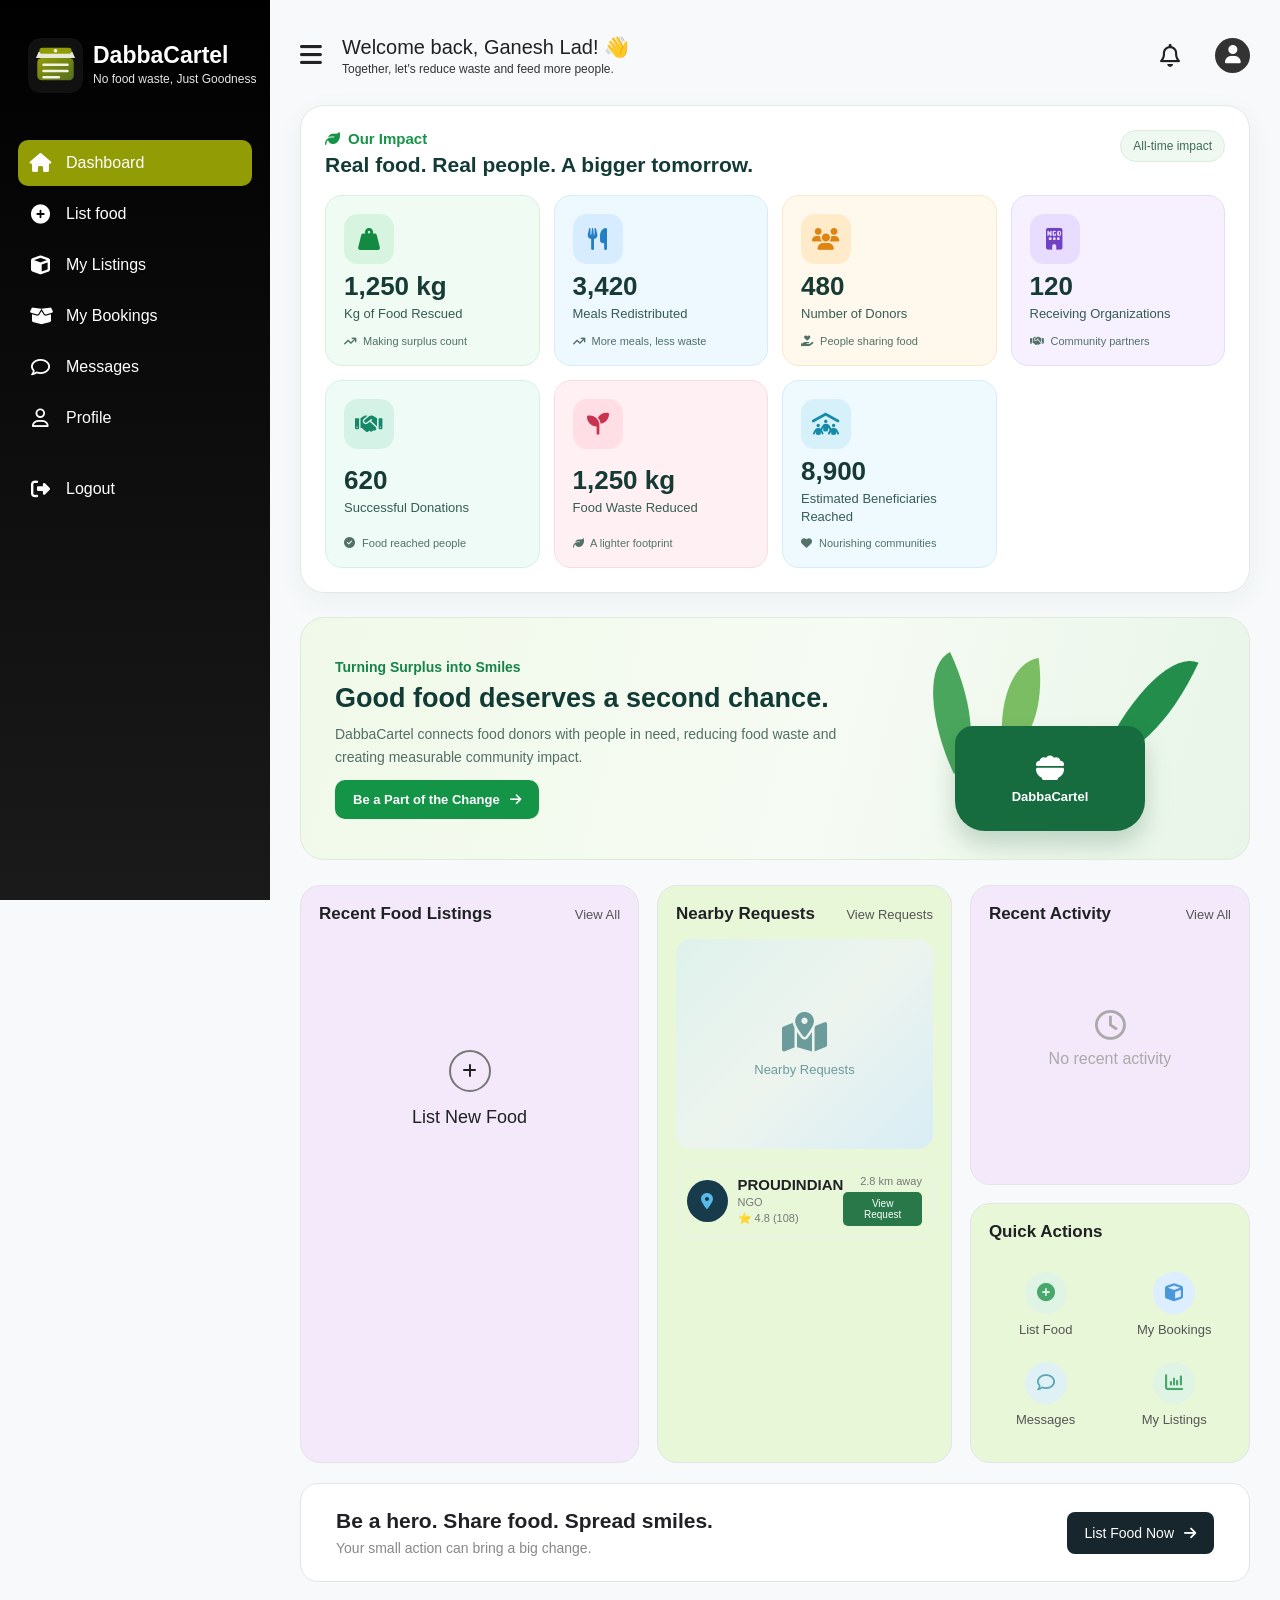
<file: DabbaCartel_vercel/Dashboard/dashboard.html>
<!DOCTYPE html>
<html lang="en">
<head>
    <meta charset="UTF-8">
    <meta name="viewport" content="width=device-width, initial-scale=1.0">

    <title>DabbaCartel Dashboard</title>

    
    <link rel="stylesheet"
        href="https://cdnjs.cloudflare.com/ajax/libs/font-awesome/6.5.2/css/all.min.css">

    
    <link rel="stylesheet" href="dashboard.css">
    <link rel="stylesheet" href="../shared-layout.css">
</head>

<body>


    <aside class="sidebar">
    <div class="logo-section">
        <div class="logo-icon">
            <img src="../logo.svg" alt="DabbaCartel Logo">
        </div>
        <div>
            <h2>DabbaCartel</h2>
            <p>No food waste, Just Goodness</p>
        </div>
    </div>
    <nav class="sidebar-menu">
        <a href="../Dashboard/dashboard.html" class="menu-item active">
            <i class="fa-solid fa-house"></i>
            <span>Dashboard</span>
        </a>
        <a href="../listfood/listfood.html" class="menu-item">
            <i class="fa-solid fa-circle-plus"></i>
            <span>List food</span>
        </a>
        <a href="../mylisting/my-listings.html" class="menu-item">
            <i class="fa-solid fa-cube"></i>
            <span>My Listings</span>
        </a>
        <a href="../mybooking/mybookings.html" class="menu-item">
            <i class="fa-solid fa-box-open"></i>
            <span>My Bookings</span>
        </a>
        <a href="../messages/messages.html" class="menu-item">
            <i class="fa-regular fa-comment"></i>
            <span>Messages</span>
        </a>
        <a href="../profile/profile.html" class="menu-item">
            <i class="fa-regular fa-user"></i>
            <span>Profile</span>
        </a>
        <a href="#logout" class="menu-item logout">
            <i class="fa-solid fa-right-from-bracket"></i>
            <span>Logout</span>
        </a>
    </nav>
</aside>



 <main class="main-content">


<header class="topbar">
    <div class="welcome-section">
        <button class="menu-button" type="button" aria-label="Toggle navigation">
            <i class="fa-solid fa-bars"></i>
        </button>
        <div>
            <h1>Welcome back, ! 👋</h1>
            <p>Together, let's reduce waste and feed more people.</p>
        </div>
    </div>
    <div class="topbar-right">
        <div class="notification">
            <i class="fa-regular fa-bell"></i>
        </div>
        <div class="profile-image">
            <i class="fa-solid fa-user"></i>
        </div>
    </div>
</header>


        <section class="impact-section" aria-labelledby="impact-title">
            <div class="impact-heading">
                <div>
                    <span class="impact-kicker"><i class="fa-solid fa-leaf"></i> Our Impact</span>
                    <h2 id="impact-title">Real food. Real people. A bigger tomorrow.</h2>
                </div>
                <span class="impact-period">All-time impact</span>
            </div>

            <div class="impact-grid">
                <article class="impact-card impact-green">
                    <div class="impact-icon"><i class="fa-solid fa-weight-hanging"></i></div>
                    <div><strong data-impact="foodRescued">1,250 kg</strong><span>Kg of Food Rescued</span></div>
                    <small><i class="fa-solid fa-arrow-trend-up"></i> Making surplus count</small>
                </article>

                <article class="impact-card impact-blue">
                    <div class="impact-icon"><i class="fa-solid fa-utensils"></i></div>
                    <div><strong data-impact="mealsRedistributed">3,420</strong><span>Meals Redistributed</span></div>
                    <small><i class="fa-solid fa-arrow-trend-up"></i> More meals, less waste</small>
                </article>

                <article class="impact-card impact-orange">
                    <div class="impact-icon"><i class="fa-solid fa-users"></i></div>
                    <div><strong data-impact="donors">480</strong><span>Number of Donors</span></div>
                    <small><i class="fa-solid fa-hand-holding-heart"></i> People sharing food</small>
                </article>

                <article class="impact-card impact-purple">
                    <div class="impact-icon"><i class="fa-solid fa-building-ngo"></i></div>
                    <div><strong data-impact="organizations">120</strong><span>Receiving Organizations</span></div>
                    <small><i class="fa-solid fa-handshake"></i> Community partners</small>
                </article>

                <article class="impact-card impact-teal">
                    <div class="impact-icon"><i class="fa-solid fa-handshake"></i></div>
                    <div><strong data-impact="donations">620</strong><span>Successful Donations</span></div>
                    <small><i class="fa-solid fa-circle-check"></i> Food reached people</small>
                </article>

                <article class="impact-card impact-red">
                    <div class="impact-icon"><i class="fa-solid fa-seedling"></i></div>
                    <div><strong data-impact="wasteReduced">1,250 kg</strong><span>Food Waste Reduced</span></div>
                    <small><i class="fa-solid fa-leaf"></i> A lighter footprint</small>
                </article>

                <article class="impact-card impact-cyan">
                    <div class="impact-icon"><i class="fa-solid fa-people-roof"></i></div>
                    <div><strong data-impact="beneficiaries">8,900</strong><span>Estimated Beneficiaries Reached</span></div>
                    <small><i class="fa-solid fa-heart"></i> Nourishing communities</small>
                </article>
            </div>
        </section>

        <section class="impact-banner">
            <div class="impact-banner-copy">
                <span>Turning Surplus into Smiles</span>
                <h2>Good food deserves a second chance.</h2>
                <p>DabbaCartel connects food donors with people in need, reducing food waste and creating measurable community impact.</p>
                <a href="../listfood/listfood.html" class="impact-cta">Be a Part of the Change <i class="fa-solid fa-arrow-right"></i></a>
            </div>
            <div class="impact-illustration" aria-hidden="true">
                <div class="leaf leaf-one"></div><div class="leaf leaf-two"></div><div class="leaf leaf-three"></div>
                <div class="tiffin"><i class="fa-solid fa-bowl-food"></i><span>DabbaCartel</span></div>
            </div>
        </section>

        <section class="dashboard-grid">

            <div class="dashboard-card recent-listings">

                <div class="card-header">

                    <h2>Recent Food Listings</h2>

                    <a href="../mylisting/my-listings.html">View All</a>

                </div>


                <div class="empty-listing">

                    <div class="plus-circle">
                        <i class="fa-solid fa-plus"></i>
                    </div>

                    <h3>List New Food</h3>

                </div>

            </div>


            <div class="dashboard-card nearby-requests">

                <div class="card-header">

                    <h2>Nearby Requests</h2>

                    <a href="../mybooking/mybookings.html">View Requests</a>

                </div>


                <div class="map-container">

                    <div class="map-placeholder">

                        <i class="fa-solid fa-map-location-dot"></i>

                        <span>Nearby Requests</span>

                    </div>

                </div>


                <div class="request-item">

                    <div class="ngo-icon">
                        <i class="fa-solid fa-location-dot"></i>
                    </div>

                    <div class="ngo-details">

                        <h3>PROUDINDIAN</h3>

                        <p>NGO</p>

                        <span>⭐ 4.8 (108)</span>

                    </div>

                    <div class="request-right">

                        <p>2.8 km away</p>

                        <button>View Request</button>

                    </div>

                </div>

            </div>


            <div class="dashboard-card recent-activity">

                <div class="card-header">

                    <h2>Recent Activity</h2>

                    <a href="../mybooking/mybookings.html">View All</a>

                </div>


                <div class="activity-empty">

                    <i class="fa-regular fa-clock"></i>

                    <p>No recent activity</p>

                </div>

            </div>


            <div class="dashboard-card quick-actions">

                <div class="card-header">

                    <h2>Quick Actions</h2>

                </div>


                <div class="actions-grid">

                    <a href="../listfood/listfood.html" class="action">

                        <div class="action-icon green">
                            <i class="fa-solid fa-circle-plus"></i>
                        </div>

                        <span>List Food</span>

                    </a>


                    <a href="../mybooking/mybookings.html" class="action">

                        <div class="action-icon blue">
                            <i class="fa-solid fa-cube"></i>
                        </div>

                        <span>My Bookings</span>

                    </a>


                    <a href="../messages/messages.html" class="action">

                        <div class="action-icon light-blue">
                            <i class="fa-regular fa-comment"></i>
                        </div>

                        <span>Messages</span>

                    </a>


                    <a href="../mylisting/my-listings.html" class="action">

                        <div class="action-icon green">
                            <i class="fa-solid fa-chart-column"></i>
                        </div>

                        <span>My Listings</span>

                    </a>

                </div>

            </div>

        </section>


        <section class="bottom-banner">

            <div>

                <h2>
                    Be a hero. Share food. Spread smiles.
                </h2>

                <p>
                    Your small action can bring a big change.
                </p>

            </div>


            <a href="../listfood/listfood.html" class="list-food-button">

                List Food Now

                <i class="fa-solid fa-arrow-right"></i>

            </a>

        </section>


    </main>

    <script src="../shared-layout.js"></script>

    <script src="../app.js"></script>
</body>
</html>
</file>
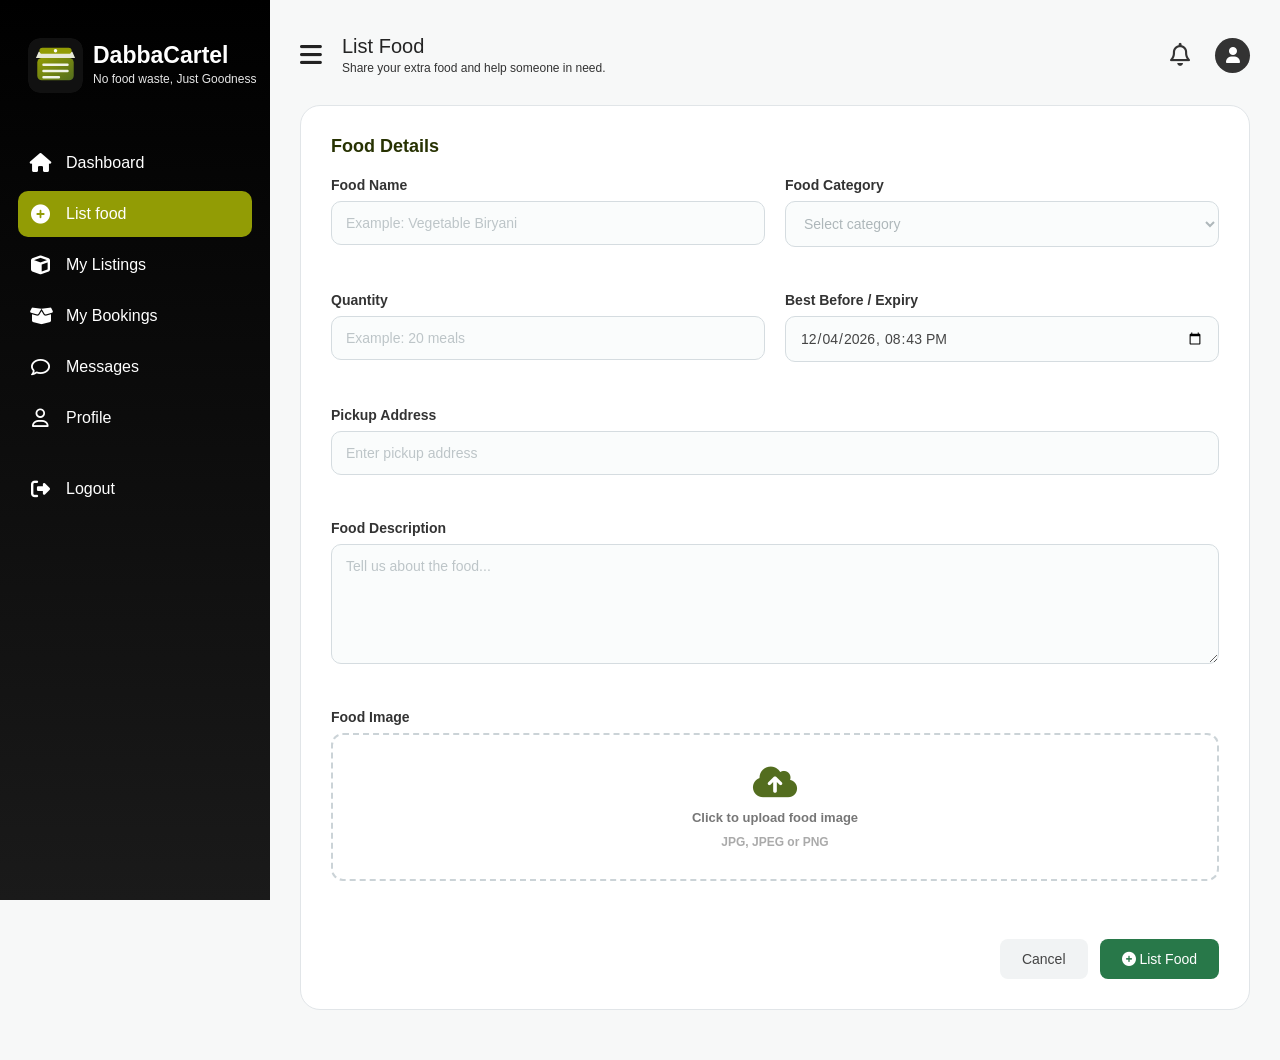
<file: DabbaCartel_vercel/listfood/listfood.html>
<!DOCTYPE html>
<html lang="en">

<head>

    <meta charset="UTF-8">

    <meta name="viewport"
          content="width=device-width, initial-scale=1.0">

    <title>List Food - DabbaCartel</title>

    <!-- Font Awesome -->
    <link rel="stylesheet"
          href="https://cdnjs.cloudflare.com/ajax/libs/font-awesome/6.5.2/css/all.min.css">

    <!-- Dashboard CSS -->
    <link rel="stylesheet" href="listfood.css">

    <style>

       

        .list-food-page {
            max-width: 1000px;
            margin: 0 auto;
        }

        .page-title {
            margin-bottom: 25px;
        }

        .page-title h1 {
            font-size: 28px;
            margin-bottom: 8px;
        }

        .page-title p {
            color: #777;
            font-size: 14px;
        }

        .food-form-card {
            background: white;
            border: 1px solid #e1e5e8;
            border-radius: 20px;
            padding: 30px;
        }

        .form-section-title {
            font-size: 18px;
            margin-bottom: 20px;
            color: #273202;
        }

        .form-row {
            display: grid;
            grid-template-columns: 1fr 1fr;
            gap: 20px;
            margin-bottom: 20px;
        }

        .form-group {
            display: flex;
            flex-direction: column;
        }

        .form-group.full-width {
            grid-column: 1 / -1;
        }

        .form-group label {
            font-size: 14px;
            font-weight: 600;
            margin-bottom: 8px;
            color: #333;
        }

        .form-group input,
        .form-group select,
        .form-group textarea {
            width: 100%;
            padding: 13px 14px;
            border: 1px solid #d5dce0;
            border-radius: 10px;
            font-size: 14px;
            font-family: Arial, Helvetica, sans-serif;
            outline: none;
            transition: 0.2s;
        }

        .form-group input:focus,
        .form-group select:focus,
        .form-group textarea:focus {
            border-color: #536d1f;
            box-shadow: 0 0 0 3px rgba(83, 109, 31, 0.1);
        }

        .form-group textarea {
            min-height: 120px;
            resize: vertical;
        }

        .image-upload {
            border: 2px dashed #cbd3d7;
            border-radius: 12px;
            padding: 30px;
            text-align: center;
            cursor: pointer;
            transition: 0.2s;
        }

        .image-upload:hover {
            border-color: #536d1f;
            background: #f8faf5;
        }

        .image-upload i {
            font-size: 35px;
            color: #536d1f;
            margin-bottom: 10px;
        }

        .image-upload p {
            color: #777;
            font-size: 13px;
            margin-bottom: 8px;
        }

        .image-upload span {
            font-size: 12px;
            color: #aaa;
        }

        .form-buttons {
            display: flex;
            justify-content: flex-end;
            gap: 12px;
            margin-top: 25px;
        }

        .cancel-button,
        .submit-button {
            padding: 12px 22px;
            border-radius: 8px;
            font-size: 14px;
            cursor: pointer;
            text-decoration: none;
        }

        .cancel-button {
            background: #f1f3f4;
            color: #444;
            border: none;
        }

        .submit-button {
            background: #287849;
            color: white;
            border: none;
        }

        .submit-button:hover {
            background: #20623b;
        }

        .cancel-button:hover {
            background: #e5e8e9;
        }

        /* Mobile */

        @media (max-width: 700px) {

            .form-row {
                grid-template-columns: 1fr;
            }

            .food-form-card {
                padding: 20px;
            }

            .form-buttons {
                flex-direction: column;
            }

            .cancel-button,
            .submit-button {
                width: 100%;
                text-align: center;
            }

        }

    </style>

    <link rel="stylesheet" href="../shared-layout.css">
</head>


<body>


<aside class="sidebar">
    <div class="logo-section">
        <div class="logo-icon">
            <img src="../logo.svg" alt="DabbaCartel Logo">
        </div>
        <div>
            <h2>DabbaCartel</h2>
            <p>No food waste, Just Goodness</p>
        </div>
    </div>
    <nav class="sidebar-menu">
        <a href="../Dashboard/dashboard.html" class="menu-item">
            <i class="fa-solid fa-house"></i>
            <span>Dashboard</span>
        </a>
        <a href="../listfood/listfood.html" class="menu-item active">
            <i class="fa-solid fa-circle-plus"></i>
            <span>List food</span>
        </a>
        <a href="../mylisting/my-listings.html" class="menu-item">
            <i class="fa-solid fa-cube"></i>
            <span>My Listings</span>
        </a>
        <a href="../mybooking/mybookings.html" class="menu-item">
            <i class="fa-solid fa-box-open"></i>
            <span>My Bookings</span>
        </a>
        <a href="../messages/messages.html" class="menu-item">
            <i class="fa-regular fa-comment"></i>
            <span>Messages</span>
        </a>
        <a href="../profile/profile.html" class="menu-item">
            <i class="fa-regular fa-user"></i>
            <span>Profile</span>
        </a>
        <a href="#logout" class="menu-item logout">
            <i class="fa-solid fa-right-from-bracket"></i>
            <span>Logout</span>
        </a>
    </nav>
</aside>


<!-- ================= MAIN CONTENT ================= -->

<main class="main-content">


    <header class="topbar">
    <div class="welcome-section">
        <button class="menu-button" type="button" aria-label="Toggle navigation">
            <i class="fa-solid fa-bars"></i>
        </button>
        <div>
            <h1>List Food</h1>
            <p>Share your extra food and help someone in need.</p>
        </div>
    </div>
    <div class="topbar-right">
        <div class="notification">
            <i class="fa-regular fa-bell"></i>
        </div>
        <div class="profile-image">
            <i class="fa-solid fa-user"></i>
        </div>
    </div>
</header>


    <div class="list-food-page">
<!-- Form Card -->

        <div class="food-form-card">


            <h2 class="form-section-title">
                Food Details
            </h2>


            <form action="#list-food" method="POST"
                  enctype="multipart/form-data">


                <!-- Row 1 -->

                <div class="form-row">


                    <div class="form-group">

                        <label for="food_name">
                            Food Name
                        </label>

                        <input
                            type="text"
                            id="food_name"
                            name="food_name"
                            placeholder="Example: Vegetable Biryani"
                            required>

                    </div>


                    <div class="form-group">

                        <label for="category">
                            Food Category
                        </label>

                        <select
                            id="category"
                            name="category"
                            required>

                            <option value="">
                                Select category
                            </option>

                            <option value="Rice">
                                Rice
                            </option>

                            <option value="Roti">
                                Roti / Chapati
                            </option>

                            <option value="Vegetables">
                                Vegetables
                            </option>

                            <option value="Dal">
                                Dal
                            </option>

                            <option value="Snacks">
                                Snacks
                            </option>

                            <option value="Sweets">
                                Sweets
                            </option>

                            <option value="Other">
                                Other
                            </option>

                        </select>

                    </div>

                </div>


                <!-- Row 2 -->

                <div class="form-row">


                    <div class="form-group">

                        <label for="quantity">
                            Quantity
                        </label>

                        <input
                            type="text"
                            id="quantity"
                            name="quantity"
                            placeholder="Example: 20 meals"
                            required>

                    </div>


                    <div class="form-group">

                        <label for="expiry">
                            Best Before / Expiry
                        </label>

                        <input
                            type="datetime-local"
                            id="expiry"
                            name="expiry"
                            required>

                    </div>

                </div>


                <!-- Location -->

                <div class="form-row">


                    <div class="form-group full-width">

                        <label for="address">
                            Pickup Address
                        </label>

                        <input
                            type="text"
                            id="address"
                            name="address"
                            placeholder="Enter pickup address"
                            required>

                    </div>

                </div>


                <!-- Description -->

                <div class="form-row">


                    <div class="form-group full-width">

                        <label for="description">
                            Food Description
                        </label>

                        <textarea
                            id="description"
                            name="description"
                            placeholder="Tell us about the food..."></textarea>

                    </div>

                </div>


                <!-- Image -->

                <div class="form-row">


                    <div class="form-group full-width">

                        <label for="food_image">
                            Food Image
                        </label>


                        <label class="image-upload"
                               for="food_image">

                            <i class="fa-solid fa-cloud-arrow-up"></i>

                            <p>
                                Click to upload food image
                            </p>

                            <span>
                                JPG, JPEG or PNG
                            </span>

                        </label>


                        <input
                            type="file"
                            id="food_image"
                            name="food_image"
                            accept="image/png, image/jpeg"
                            hidden>

                    </div>

                </div>


                <!-- Buttons -->

                <div class="form-buttons">


                    <a href="../Dashboard/dashboard.html"
                       class="cancel-button">

                        Cancel

                    </a>


                    <button
                        type="submit"
                        class="submit-button">

                        <i class="fa-solid fa-circle-plus"></i>

                        List Food

                    </button>

                </div>


            </form>

        </div>

    </div>


</main>


<script src="listfood.js"></script>
<script src="../shared-layout.js"></script>
<script src="../app.js"></script>
</body>

</html>
</file>
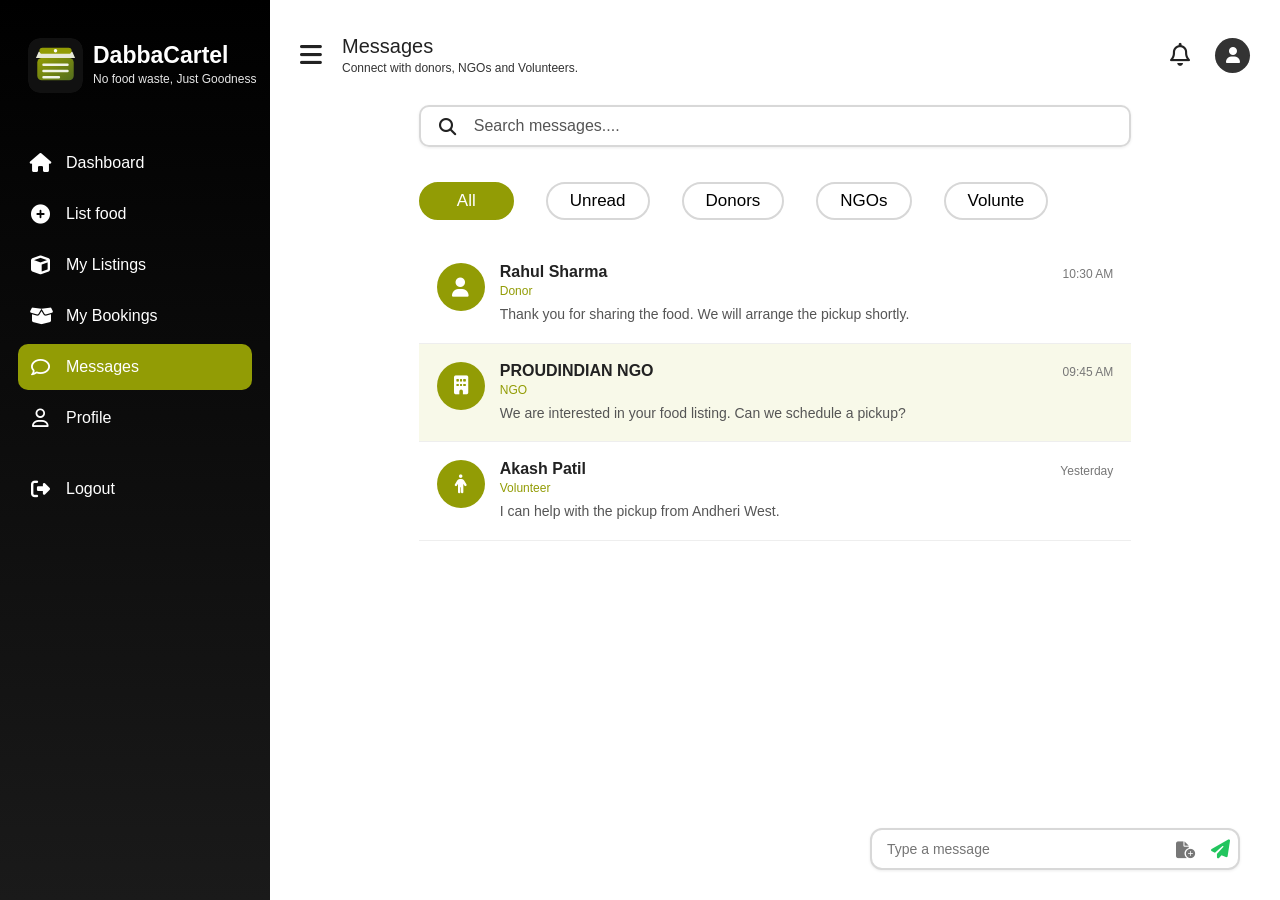
<file: DabbaCartel_vercel/messages/messages.html>
<!DOCTYPE html>
<html lang="en">

<head>

    <meta charset="UTF-8">

    <meta name="viewport"
          content="width=device-width, initial-scale=1.0">

    <title>Messages - DabbaCartel</title>

    <!-- Font Awesome -->
    <link rel="stylesheet"
          href="https://cdnjs.cloudflare.com/ajax/libs/font-awesome/6.5.2/css/all.min.css">

    <!-- CSS -->
        <link rel="stylesheet"
            href="messages.css">

    <link rel="stylesheet" href="../shared-layout.css">
</head>


<body>


<aside class="sidebar">
    <div class="logo-section">
        <div class="logo-icon">
            <img src="../logo.svg" alt="DabbaCartel Logo">
        </div>
        <div>
            <h2>DabbaCartel</h2>
            <p>No food waste, Just Goodness</p>
        </div>
    </div>
    <nav class="sidebar-menu">
        <a href="../Dashboard/dashboard.html" class="menu-item">
            <i class="fa-solid fa-house"></i>
            <span>Dashboard</span>
        </a>
        <a href="../listfood/listfood.html" class="menu-item">
            <i class="fa-solid fa-circle-plus"></i>
            <span>List food</span>
        </a>
        <a href="../mylisting/my-listings.html" class="menu-item">
            <i class="fa-solid fa-cube"></i>
            <span>My Listings</span>
        </a>
        <a href="../mybooking/mybookings.html" class="menu-item">
            <i class="fa-solid fa-box-open"></i>
            <span>My Bookings</span>
        </a>
        <a href="../messages/messages.html" class="menu-item active">
            <i class="fa-regular fa-comment"></i>
            <span>Messages</span>
        </a>
        <a href="../profile/profile.html" class="menu-item">
            <i class="fa-regular fa-user"></i>
            <span>Profile</span>
        </a>
        <a href="#logout" class="menu-item logout">
            <i class="fa-solid fa-right-from-bracket"></i>
            <span>Logout</span>
        </a>
    </nav>
</aside>



<!-- ================= MAIN CONTENT ================= -->

<main class="main-content">


    <!-- TOP BAR -->

    <header class="topbar">
    <div class="welcome-section">
        <button class="menu-button" type="button" aria-label="Toggle navigation">
            <i class="fa-solid fa-bars"></i>
        </button>
        <div>
            <h1>Messages</h1>
            <p>Connect with donors, NGOs and Volunteers.</p>
        </div>
    </div>
    <div class="topbar-right">
        <div class="notification">
            <i class="fa-regular fa-bell"></i>
        </div>
        <div class="profile-image">
            <i class="fa-solid fa-user"></i>
        </div>
    </div>
</header>



    <!-- ================= SEARCH ================= -->

    <div class="search-container">

        <i class="fa-solid fa-magnifying-glass"></i>

        <input
            type="text"
            id="searchMessages"
            placeholder="Search messages....">

    </div>



    <!-- ================= FILTERS ================= -->

    <div class="message-filters">


        <button class="filter-btn active"
                data-filter="all">

            All

        </button>


        <button class="filter-btn"
                data-filter="unread">

            Unread

        </button>


        <button class="filter-btn"
                data-filter="donor">

            Donors

        </button>


        <button class="filter-btn"
                data-filter="ngo">

            NGOs

        </button>


        <button class="filter-btn"
                data-filter="volunteer">

            Volunte

        </button>


    </div>



    <!-- ================= MESSAGE AREA ================= -->

    <section class="messages-area">


        <!-- Example message -->

        <div class="message-card"
             data-type="donor"
             data-read="true">

            <div class="message-avatar">

                <i class="fa-solid fa-user"></i>

            </div>


            <div class="message-info">

                <div class="message-header">

                    <h3>Rahul Sharma</h3>

                    <span>10:30 AM</span>

                </div>


                <p class="message-type">
                    Donor
                </p>


                <p class="message-text">

                    Thank you for sharing the food.
                    We will arrange the pickup shortly.

                </p>

            </div>

        </div>



        <!-- Example message -->

        <div class="message-card unread"
             data-type="ngo"
             data-read="false">

            <div class="message-avatar">

                <i class="fa-solid fa-building"></i>

            </div>


            <div class="message-info">

                <div class="message-header">

                    <h3>PROUDINDIAN NGO</h3>

                    <span>09:45 AM</span>

                </div>


                <p class="message-type">
                    NGO
                </p>


                <p class="message-text">

                    We are interested in your food
                    listing. Can we schedule a pickup?

                </p>

            </div>

        </div>



        <!-- Example message -->

        <div class="message-card"
             data-type="volunteer"
             data-read="true">

            <div class="message-avatar">

                <i class="fa-solid fa-person"></i>

            </div>


            <div class="message-info">

                <div class="message-header">

                    <h3>Akash Patil</h3>

                    <span>Yesterday</span>

                </div>


                <p class="message-type">
                    Volunteer
                </p>


                <p class="message-text">

                    I can help with the pickup
                    from Andheri West.

                </p>

            </div>

        </div>


    </section>



    <!-- ================= MESSAGE INPUT ================= -->

    <div class="message-input-container">


        <input
            type="text"
            id="messageInput"
            placeholder="Type a message">


        <button class="attachment-btn">

            <i class="fa-solid fa-file-circle-plus"></i>

        </button>


        <button
            class="send-btn"
            id="sendMessage">

            <i class="fa-solid fa-paper-plane"></i>

        </button>


    </div>


</main>



<script src="messages.js"></script>
<script src="../shared-layout.js"></script>

<script src="../app.js"></script>
</body>

</html>
</file>
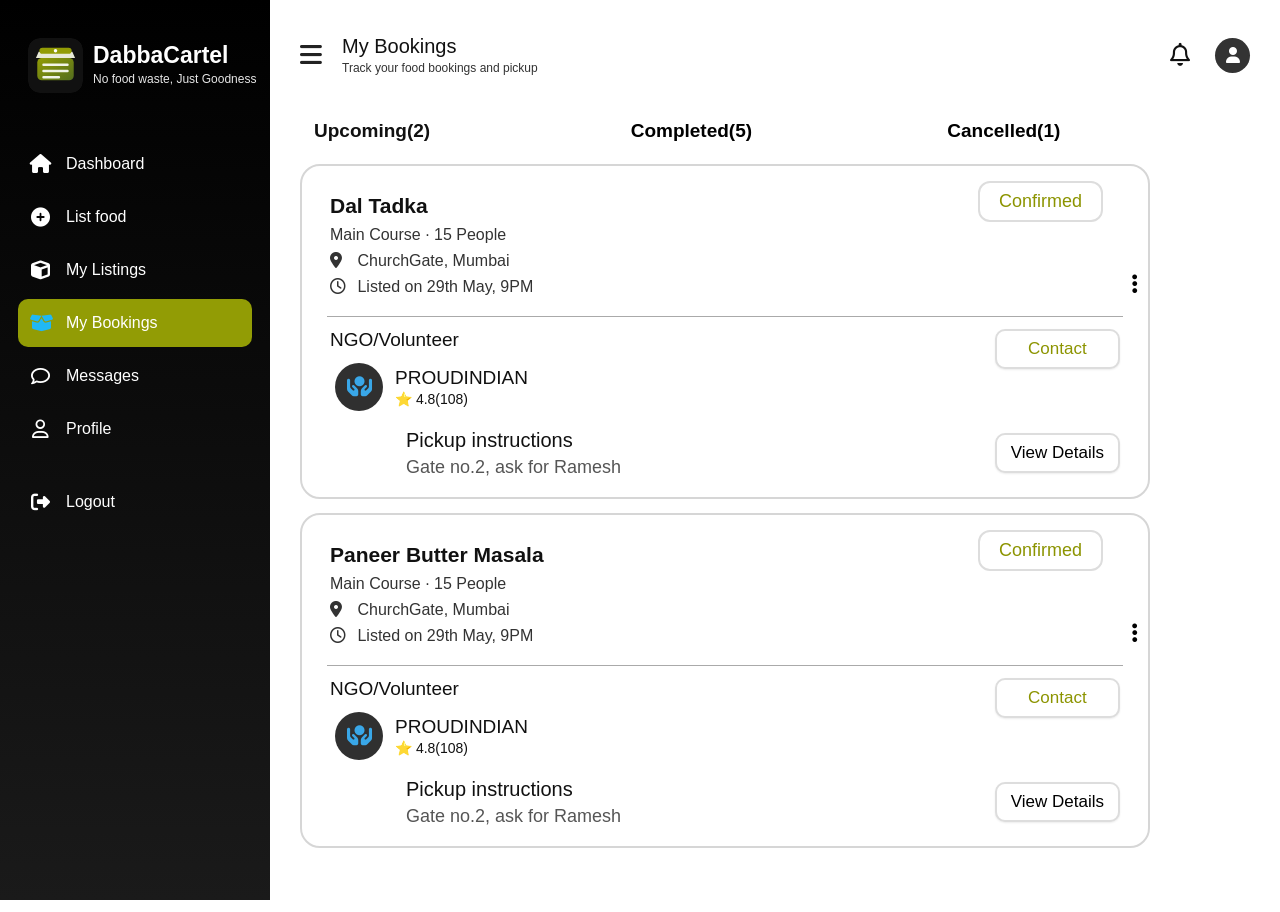
<file: DabbaCartel_vercel/mybooking/mybookings.html>
<!DOCTYPE html>
<html lang="en">
<head>
    <meta charset="UTF-8">
    <meta name="viewport" content="width=device-width, initial-scale=1.0">

    <title>My Bookings - DabbaCartel</title>

    <!-- Font Awesome -->
    <link rel="stylesheet"
          href="https://cdnjs.cloudflare.com/ajax/libs/font-awesome/6.5.2/css/all.min.css">

    <!-- CSS -->
    <link rel="stylesheet" href="mybookings.css">
    <link rel="stylesheet" href="../shared-layout.css">
</head>

<body>


<aside class="sidebar">
    <div class="logo-section">
        <div class="logo-icon">
            <img src="../logo.svg" alt="DabbaCartel Logo">
        </div>
        <div>
            <h2>DabbaCartel</h2>
            <p>No food waste, Just Goodness</p>
        </div>
    </div>
    <nav class="sidebar-menu">
        <a href="../Dashboard/dashboard.html" class="menu-item">
            <i class="fa-solid fa-house"></i>
            <span>Dashboard</span>
        </a>
        <a href="../listfood/listfood.html" class="menu-item">
            <i class="fa-solid fa-circle-plus"></i>
            <span>List food</span>
        </a>
        <a href="../mylisting/my-listings.html" class="menu-item">
            <i class="fa-solid fa-cube"></i>
            <span>My Listings</span>
        </a>
        <a href="../mybooking/mybookings.html" class="menu-item active">
            <i class="fa-solid fa-box-open"></i>
            <span>My Bookings</span>
        </a>
        <a href="../messages/messages.html" class="menu-item">
            <i class="fa-regular fa-comment"></i>
            <span>Messages</span>
        </a>
        <a href="../profile/profile.html" class="menu-item">
            <i class="fa-regular fa-user"></i>
            <span>Profile</span>
        </a>
        <a href="#logout" class="menu-item logout">
            <i class="fa-solid fa-right-from-bracket"></i>
            <span>Logout</span>
        </a>
    </nav>
</aside>


<!-- ================= MAIN CONTENT ================= -->

<main class="main-content">

    <!-- HEADER -->

    <header class="topbar">
    <div class="welcome-section">
        <button class="menu-button" type="button" aria-label="Toggle navigation">
            <i class="fa-solid fa-bars"></i>
        </button>
        <div>
            <h1>My Bookings</h1>
            <p>Track your food bookings and pickup</p>
        </div>
    </div>
    <div class="topbar-right">
        <div class="notification">
            <i class="fa-regular fa-bell"></i>
        </div>
        <div class="profile-image">
            <i class="fa-solid fa-user"></i>
        </div>
    </div>
</header>


    <!-- ================= TABS ================= -->

    <div class="booking-tabs">

        <button class="tab active" data-tab="upcoming">
            Upcoming(<span id="upcomingCount">2</span>)
        </button>

        <button class="tab" data-tab="completed">
            Completed(<span id="completedCount">5</span>)
        </button>

        <button class="tab" data-tab="cancelled">
            Cancelled(<span id="cancelledCount">1</span>)
        </button>

    </div>


    <!-- ================= BOOKINGS ================= -->

    <section class="booking-container">


        <!-- BOOKING 1 -->

        <div class="booking-card upcoming">

            <div class="booking-top">
                <div class="food-information">

                    <h2>Dal Tadka</h2>

                    <p class="food-type">
                        Main Course · 15 People
                    </p>

                    <p>
                        <i class="fa-solid fa-location-dot"></i>
                        ChurchGate, Mumbai
                    </p>

                    <p>
                        <i class="fa-regular fa-clock"></i>
                        Listed on 29th May, 9PM
                    </p>

                </div>

                <div class="booking-status">
                    Confirmed
                </div>

                <button class="more-btn">
                    <i class="fa-solid fa-ellipsis-vertical"></i>
                </button>

            </div>


            <div class="booking-divider"></div>


            <div class="ngo-section">

                <div class="ngo-title">
                    NGO/Volunteer
                </div>

                <div class="ngo-details">

                    <div class="ngo-logo">
                        <i class="fa-solid fa-hands-holding-circle"></i>
                    </div>

                    <div>

                        <h3>PROUDINDIAN</h3>

                        <p class="rating">
                            ⭐ 4.8(108)
                        </p>

                    </div>

                </div>


                <div class="pickup">

                    <p>Pickup instructions</p>

                    <span>
                        Gate no.2, ask for Ramesh
                    </span>

                </div>


                <div class="card-buttons">

                    <button class="contact-btn">
                        Contact
                    </button>

                    <button class="details-btn">
                        View Details
                    </button>

                </div>

            </div>

        </div>



        <!-- BOOKING 2 -->

        <div class="booking-card upcoming">

            <div class="booking-top">
                <div class="food-information">

                    <h2>Paneer Butter Masala</h2>

                    <p class="food-type">
                        Main Course · 15 People
                    </p>

                    <p>
                        <i class="fa-solid fa-location-dot"></i>
                        ChurchGate, Mumbai
                    </p>

                    <p>
                        <i class="fa-regular fa-clock"></i>
                        Listed on 29th May, 9PM
                    </p>

                </div>

                <div class="booking-status">
                    Confirmed
                </div>

                <button class="more-btn">
                    <i class="fa-solid fa-ellipsis-vertical"></i>
                </button>

            </div>


            <div class="booking-divider"></div>


            <div class="ngo-section">

                <div class="ngo-title">
                    NGO/Volunteer
                </div>

                <div class="ngo-details">

                    <div class="ngo-logo">
                        <i class="fa-solid fa-hands-holding-circle"></i>
                    </div>

                    <div>

                        <h3>PROUDINDIAN</h3>

                        <p class="rating">
                            ⭐ 4.8(108)
                        </p>

                    </div>

                </div>


                <div class="pickup">

                    <p>Pickup instructions</p>

                    <span>
                        Gate no.2, ask for Ramesh
                    </span>

                </div>


                <div class="card-buttons">

                    <button class="contact-btn">
                        Contact
                    </button>

                    <button class="details-btn">
                        View Details
                    </button>

                </div>

            </div>

        </div>


        <!-- COMPLETED BOOKINGS -->

        <div class="booking-card completed hidden">

            <div class="booking-top">
                <div class="food-information">

                    <h2>Vegetable Biryani</h2>

                    <p class="food-type">
                        Main Course · 10 People
                    </p>

                    <p>
                        <i class="fa-solid fa-location-dot"></i>
                        Mumbai
                    </p>

                    <p>
                        <i class="fa-regular fa-clock"></i>
                        Completed on 25th May
                    </p>

                </div>

                <div class="completed-status">
                    Completed
                </div>

            </div>

        </div>


        <!-- CANCELLED BOOKINGS -->

        <div class="booking-card cancelled hidden">

            <div class="booking-top">
                <div class="food-information">

                    <h2>Rice & Dal</h2>

                    <p class="food-type">
                        Main Course · 8 People
                    </p>

                    <p>
                        <i class="fa-solid fa-location-dot"></i>
                        Mumbai
                    </p>

                    <p>
                        <i class="fa-regular fa-clock"></i>
                        Cancelled on 20th May
                    </p>

                </div>

                <div class="cancelled-status">
                    Cancelled
                </div>

            </div>

        </div>


    </section>

</main>


<!-- JavaScript -->

<script src="mybookings.js"></script>

<script src="../app.js"></script>
</body>
</html>
</file>
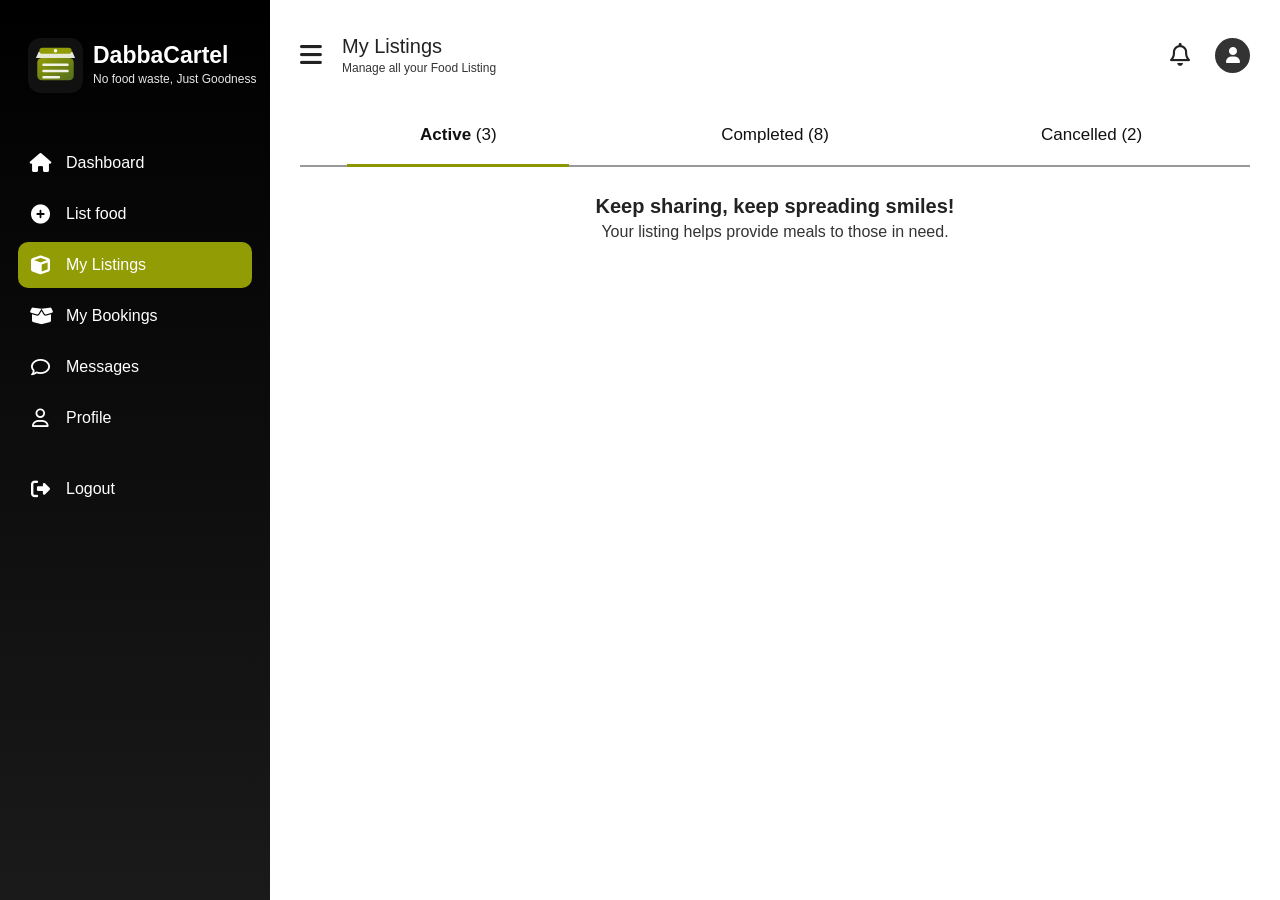
<file: DabbaCartel_vercel/mylisting/my-listings.html>
<!DOCTYPE html>
<html lang="en">

<head>

    <meta charset="UTF-8">

    <meta name="viewport"
          content="width=device-width, initial-scale=1.0">

    <title>My Listings - DabbaCartel</title>

    <!-- Font Awesome -->
    <link rel="stylesheet"
          href="https://cdnjs.cloudflare.com/ajax/libs/font-awesome/6.5.2/css/all.min.css">

    <!-- CSS -->
    <link rel="stylesheet" href="my-listings.css">

    <link rel="stylesheet" href="../shared-layout.css">
</head>

<body>


<!-- ================= SIDEBAR ================= -->

<aside class="sidebar">
    <div class="logo-section">
        <div class="logo-icon">
            <img src="../logo.svg" alt="DabbaCartel Logo">
        </div>
        <div>
            <h2>DabbaCartel</h2>
            <p>No food waste, Just Goodness</p>
        </div>
    </div>
    <nav class="sidebar-menu">
        <a href="../Dashboard/dashboard.html" class="menu-item">
            <i class="fa-solid fa-house"></i>
            <span>Dashboard</span>
        </a>
        <a href="../listfood/listfood.html" class="menu-item">
            <i class="fa-solid fa-circle-plus"></i>
            <span>List food</span>
        </a>
        <a href="../mylisting/my-listings.html" class="menu-item active">
            <i class="fa-solid fa-cube"></i>
            <span>My Listings</span>
        </a>
        <a href="../mybooking/mybookings.html" class="menu-item">
            <i class="fa-solid fa-box-open"></i>
            <span>My Bookings</span>
        </a>
        <a href="../messages/messages.html" class="menu-item">
            <i class="fa-regular fa-comment"></i>
            <span>Messages</span>
        </a>
        <a href="../profile/profile.html" class="menu-item">
            <i class="fa-regular fa-user"></i>
            <span>Profile</span>
        </a>
        <a href="#logout" class="menu-item logout">
            <i class="fa-solid fa-right-from-bracket"></i>
            <span>Logout</span>
        </a>
    </nav>
</aside>



<!-- ================= MAIN CONTENT ================= -->

<main class="main-content">


    <!-- TOP BAR -->

    <header class="topbar">
    <div class="welcome-section">
        <button class="menu-button" type="button" aria-label="Toggle navigation">
            <i class="fa-solid fa-bars"></i>
        </button>
        <div>
            <h1>My Listings</h1>
            <p>Manage all your Food Listing</p>
        </div>
    </div>
    <div class="topbar-right">
        <div class="notification">
            <i class="fa-regular fa-bell"></i>
        </div>
        <div class="profile-image">
            <i class="fa-solid fa-user"></i>
        </div>
    </div>
</header>



    <!-- ================= TABS ================= -->

    <div class="listing-tabs">

        <button class="tab active"
                data-tab="active">

            Active
            <span>(3)</span>

        </button>


        <button class="tab"
                data-tab="completed">

            Completed
            <span>(8)</span>

        </button>


        <button class="tab"
                data-tab="cancelled">

            Cancelled
            <span>(2)</span>

        </button>

    </div>



  

     

               

           



    <!-- ================= BOTTOM MESSAGE ================= -->

    <section class="bottom-message">

        <h2>
            Keep sharing, keep spreading smiles!
        </h2>

        <p>
            Your listing helps provide meals to those in need.
        </p>

    </section>


</main>


<!-- JavaScript -->

<script src="my-listings.js"></script>

<script src="../app.js"></script>
</body>

</html>
</file>
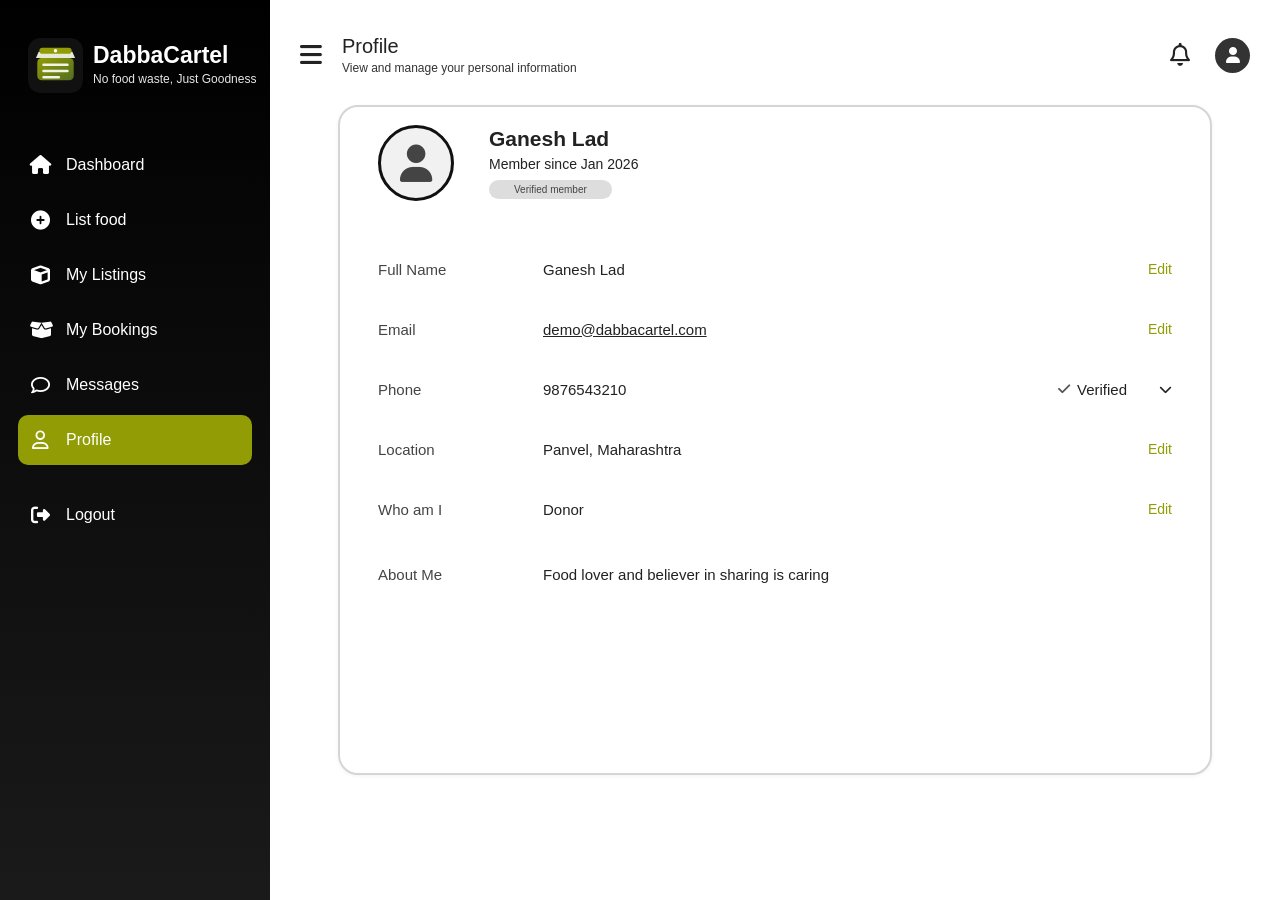
<file: DabbaCartel_vercel/profile/profile.html>
<!DOCTYPE html>
<html lang="en">

<head>

    <meta charset="UTF-8">

    <meta name="viewport"
          content="width=device-width, initial-scale=1.0">

    <title>Profile - DabbaCartel</title>

    <!-- Font Awesome -->
    <link rel="stylesheet"
          href="https://cdnjs.cloudflare.com/ajax/libs/font-awesome/6.5.2/css/all.min.css">

    <!-- CSS -->
    <link rel="stylesheet"
          href="profile.css">

    <link rel="stylesheet" href="../shared-layout.css">
</head>


<body>


<!-- ================= SIDEBAR ================= -->

<aside class="sidebar">
    <div class="logo-section">
        <div class="logo-icon">
            <img src="../logo.svg" alt="DabbaCartel Logo">
        </div>
        <div>
            <h2>DabbaCartel</h2>
            <p>No food waste, Just Goodness</p>
        </div>
    </div>
    <nav class="sidebar-menu">
        <a href="../Dashboard/dashboard.html" class="menu-item">
            <i class="fa-solid fa-house"></i>
            <span>Dashboard</span>
        </a>
        <a href="../listfood/listfood.html" class="menu-item">
            <i class="fa-solid fa-circle-plus"></i>
            <span>List food</span>
        </a>
        <a href="../mylisting/my-listings.html" class="menu-item">
            <i class="fa-solid fa-cube"></i>
            <span>My Listings</span>
        </a>
        <a href="../mybooking/mybookings.html" class="menu-item">
            <i class="fa-solid fa-box-open"></i>
            <span>My Bookings</span>
        </a>
        <a href="../messages/messages.html" class="menu-item">
            <i class="fa-regular fa-comment"></i>
            <span>Messages</span>
        </a>
        <a href="../profile/profile.html" class="menu-item active">
            <i class="fa-regular fa-user"></i>
            <span>Profile</span>
        </a>
        <a href="#logout" class="menu-item logout">
            <i class="fa-solid fa-right-from-bracket"></i>
            <span>Logout</span>
        </a>
    </nav>
</aside>



<!-- ================= MAIN CONTENT ================= -->

<main class="main-content">


    <!-- TOP BAR -->

    <header class="topbar">
    <div class="welcome-section">
        <button class="menu-button" type="button" aria-label="Toggle navigation">
            <i class="fa-solid fa-bars"></i>
        </button>
        <div>
            <h1>Profile</h1>
            <p>View and manage your personal information</p>
        </div>
    </div>
    <div class="topbar-right">
        <div class="notification">
            <i class="fa-regular fa-bell"></i>
        </div>
        <div class="profile-image">
            <i class="fa-solid fa-user"></i>
        </div>
    </div>
</header>



    <!-- ================= PROFILE CARD ================= -->

    <section class="profile-card">


        <!-- PROFILE HEADER -->

        <div class="profile-header">


            <div class="profile-avatar">

                <i class="fa-solid fa-user"></i>

            </div>


            <div class="profile-title">

                <h2>Ganesh Lad</h2>

                <p>Member since Jan 2026</p>

                <span class="verified-member">

                    Verified member

                </span>

            </div>


        </div>



        <!-- ================= PROFILE INFORMATION ================= -->

        <div class="profile-information">


            <!-- FULL NAME -->

            <div class="profile-row">

                <div class="profile-label">

                    Full Name

                </div>


                <div class="profile-value">

                    Ganesh Mukadam Lad

                </div>


                <button class="edit-btn"
                        data-field="Full Name">

                    Edit

                </button>

            </div>



            <!-- EMAIL -->

            <div class="profile-row">

                <div class="profile-label">

                    Email

                </div>


                <div class="profile-value email">

                    Your login email

                </div>


                <button class="edit-btn"
                        data-field="Email">

                    Edit

                </button>

            </div>



            <!-- PHONE -->

            <div class="profile-row">

                <div class="profile-label">

                    Phone

                </div>


                <div class="profile-value">

                    Your registered contact number

                </div>


                <div class="phone-status">

                    <i class="fa-solid fa-check"></i>

                    Verified

                    <i class="fa-solid fa-chevron-down"></i>

                </div>

            </div>



            <!-- LOCATION -->

            <div class="profile-row">

                <div class="profile-label">

                    Location

                </div>


                <div class="profile-value">

                    Panvel, Maharashtra

                </div>


                <button class="edit-btn"
                        data-field="Location">

                    Edit

                </button>

            </div>



            <!-- WHO AM I -->

            <div class="profile-row">

                <div class="profile-label">

                    Who am I

                </div>


                <div class="profile-value">

                    Donor

                </div>


                <button class="edit-btn"
                        data-field="Who am I">

                    Edit

                </button>

            </div>



            <!-- ABOUT ME -->

            <div class="profile-row about-row">

                <div class="profile-label">

                    About Me

                </div>


                <div class="profile-value">

                    Food lover and believer in sharing is caring

                </div>

            </div>


        </div>

    </section>


</main>


<!-- JavaScript -->

<script src="profile.js"></script>

<script src="../app.js"></script>
</body>

</html>
</file>
<file: DabbaCartel_vercel/Dashboard/dashboard.css>
* {
    margin: 0;
    padding: 0;
    box-sizing: border-box;
}

body {
    font-family: Arial, Helvetica, sans-serif;
    background: #f7f9fa;
    color: #202124;
}



.sidebar {
    position: fixed;

    left: 0;
    top: 0;
    width: 270px;
    height: 100vh;
    background: linear-gradient(black, #1a1a1a);
    color: white;
    padding: 25px 18px;
    overflow-y: auto;
    transition: transform 0.28s ease, width 0.28s ease;
}
.logo-section {
    display: flex;
    align-items: center;
    gap: 8px;
    padding: 5px 10px 35px;
}

.logo-icon {
    width: 80px;   
    height: 80px;
    display: flex;
    justify-content: center;
    align-items: center;
    background: transparent;
    border-radius: 12px;
    flex-shrink: 0;
    overflow: hidden;
    position: relative;
}
.logo-section p {
    font-size: 12px;
    color: #aeb7bd;
}


.logo-icon img {
    width: 100%;
    height: 100%;
    object-fit: cover; 
    display: block;
    border-radius: 15px;
    
}

.sidebar-menu {
    display: flex;
    flex-direction: column;

    gap: 8px;
}

.menu-item {
    display: flex;

    align-items: center;

    gap: 17px;

    padding: 13px 15px;

    border-radius: 10px;

    color: #d8dde0;

    text-decoration: none;

    font-size: 16px;

    transition: 0.2s;
}

.menu-item i {
    width: 22px;

    text-align: center;

    font-size: 18px;
}

.menu-item:hover {
    background: #536d1f;
    color: white;
}

.menu-item.active {
    background: #536d1f;
    color: white;
}

.menu-item.logout {
    margin-top: 15px;
}



.main-content {
    margin-left: 270px;

    padding: 25px 30px;

    min-height: 100vh;
    transition: margin-left 0.28s ease, padding 0.28s ease;
}

/* Collapsed sidebar state (toggled by script) */
body.sidebar-collapsed .sidebar {
    transform: translateX(-300px);
}

body.sidebar-collapsed .main-content {
    margin-left: 0;
}

.topbar {
    display: flex;

    justify-content: space-between;

    align-items: center;

    margin-bottom: 30px;
}

.welcome-section {
    display: flex;

    align-items: center;

    gap: 18px;
}

.menu-button {
    border: none;

    background: transparent;

    font-size: 25px;

    cursor: pointer;

    color: #333;
}

.welcome-section h1 {
    font-size: 21px;

    margin-bottom: 5px;
}

.welcome-section p {
    color: #777;

    font-size: 14px;
}


.topbar-right {
    display: flex;

    align-items: center;

    gap: 18px;
}

.location {
    display: flex;

    align-items: center;

    gap: 8px;

    padding: 10px 18px;

    border: 1px solid #d5dce0;

    border-radius: 25px;

    font-size: 14px;

    background: white;
}

.location i {
    font-size: 14px;
}

.notification {
    width: 40px;
    height: 40px;

    display: flex;
    justify-content: center;
    align-items: center;

    border-radius: 50%;

    cursor: pointer;

    font-size: 20px;
}

.notification:hover {
    background: #e9eeee;
}

.profile-image {
    width: 42px;
    height: 42px;

    display: flex;
    justify-content: center;
    align-items: center;

    background: #ddd;

    border-radius: 50%;

    font-size: 18px;
}


.stats-container {
    display: grid;

    grid-template-columns: repeat(4, 1fr);

    gap: 15px;

    margin-bottom: 25px;
}

.stat-card {
    background: white;

    border: 1px solid #e0e5e8;

    border-radius: 20px;

    padding: 22px;

    display: flex;

    align-items: center;

    gap: 17px;

    min-height: 120px;
}

.stat-icon {
    width: 48px;
    height: 48px;

    flex-shrink: 0;

    border-radius: 50%;

    display: flex;
    justify-content: center;
    align-items: center;

    font-size: 21px;
}

.stat-icon.green {
    background: #dff5e7;
    color: #43a568;
}

.stat-icon.orange {
    background: #ffe4d6;
    color: #e87948;
}

.stat-icon.blue {
    background: #dceeff;
    color: #4b9be8;
}

.stat-icon.light-green {
    background: #e0f4e4;
    color: #52a96b;
}

.stat-info h2 {
    font-size: 25px;

    margin-bottom: 3px;
}

.stat-info p {
    color: #555;

    font-size: 13px;

    line-height: 1.35;
}

.stat-card:nth-child(1) .stat-icon {
    background: #f3e9fa;  
    color: #7a4fa3;
}

.stat-card:nth-child(2) .stat-icon {
    background: #e9f7d9; 
    color: #4a9c2c;
}

.stat-card:nth-child(3) .stat-icon {
    background: #f3e9fa;   
    color: #8a5fb5;
}

.stat-card:nth-child(4) .stat-icon {
    background: #e9f7d9;   
    color: #4a9c2c;
}


.stat-card:hover {
    transform: translateY(-5px);
    box-shadow: 0 6px 15px rgba(0,0,0,0.15);
    transition: all 0.3s ease;
}

.dashboard-grid {
    display: grid;

    grid-template-columns: 1.15fr 1fr 0.95fr;

    grid-template-rows: auto auto;

    gap: 18px;
}
.dashboard-card {
    background: white;

    border: 1px solid #e1e5e8;

    border-radius: 20px;

    padding: 18px;

    min-height: 300px;
}

.card-header {
    display: flex;

    justify-content: space-between;

    align-items: center;

    margin-bottom: 15px;
}

.card-header h2 {
    font-size: 17px;
}

.card-header a {
    color: #555;

    font-size: 13px;

    text-decoration: none;
}

.card-header a:hover {
    text-decoration: underline;
}



.recent-listings {
    grid-column: 1;
    grid-row: 1 / 3;
    background: #f3e9fa;
}

.empty-listing {
    height: 300px;
    display: flex;
    flex-direction: column;
    justify-content: center;
    align-items: center;
     
}

.plus-circle {
    width: 42px;
    height: 42px;

    border: 2px solid #777;

    border-radius: 50%;

    display: flex;
    justify-content: center;
    align-items: center;

    margin-bottom: 15px;
}

.empty-listing h3 {
    font-size: 18px;

    font-weight: 500;
}


.nearby-requests {
    grid-column: 2;
    grid-row: 1 / 3;
     background: #e9f7d9;

}
.recent-activity {
    background: #f3e9fa;
}
.quick-actions {
    background: #e9f7d9; 
}


.map-container {
    height: 210px;

    border-radius: 15px;

    overflow: hidden;

    background:
        linear-gradient(
            135deg,
            #dff1ec,
            #edf4ee,
            #d8edf5
        );

    position: relative;
}

.map-placeholder {
    height: 100%;

    display: flex;

    justify-content: center;

    align-items: center;

    flex-direction: column;

    color: #6c9b9c;

    gap: 10px;
}

.map-placeholder i {
    font-size: 40px;
}

.map-placeholder span {
    font-size: 13px;
}


/* NGO request */

.request-item {
    display: flex;

    align-items: center;

    margin-top: 15px;

    padding: 10px;

    border-radius: 12px;

    border: 1px solid #eee;
}

.ngo-icon {
    width: 42px;
    height: 42px;

    display: flex;
    justify-content: center;
    align-items: center;

    border-radius: 50%;

    background: #173b4b;

    color: #59b9e8;
}

.ngo-details {
    flex: 1;

    margin-left: 10px;
}

.ngo-details h3 {
    font-size: 15px;

    margin-bottom: 3px;
}

.ngo-details p,
.ngo-details span {
    font-size: 11px;

    color: #777;
}

.request-right {
    text-align: right;
}

.request-right p {
    font-size: 11px;

    color: #777;

    margin-bottom: 5px;
}

.request-right button {
    border: none;

    background: #287849;

    color: white;

    padding: 6px 10px;

    border-radius: 5px;

    font-size: 10px;

    cursor: pointer;
}

.recent-activity {
    grid-column: 3;
    grid-row: 1;
}

.activity-empty {
    height: 200px;

    display: flex;

    flex-direction: column;

    justify-content: center;

    align-items: center;

    color: #aaa;

    gap: 10px;
}

.activity-empty i {
    font-size: 30px;
}

.quick-actions {
    grid-column: 3;
    grid-row: 2;

    min-height: 260px;
}

.actions-grid {
    display: grid;

    grid-template-columns: 1fr 1fr;

    gap: 25px 15px;

    margin-top: 30px;
}

.action {
    display: flex;

    flex-direction: column;

    align-items: center;

    gap: 8px;

    text-decoration: none;

    color: #555;

    font-size: 13px;
}

.action-icon {
    width: 42px;
    height: 42px;

    border-radius: 50%;

    display: flex;
    justify-content: center;
    align-items: center;

    font-size: 18px;
}

.action-icon.green {
    background: #dff4e5;
    color: #48a76b;
}

.action-icon.blue {
    background: #dceeff;
    color: #4a98dc;
}

.action-icon.light-blue {
    background: #e0f1f5;
    color: #5da6b7;
}



.bottom-banner {
    margin-top: 20px;

    padding: 25px 35px;

    background: white;

    border-radius: 18px;

    border: 1px solid #e1e5e8;

    display: flex;

    align-items: center;

    justify-content: space-between;
}

.bottom-banner h2 {
    font-size: 21px;

    margin-bottom: 7px;
}

.bottom-banner p {
    color: #888;

    font-size: 14px;
}

.list-food-button {
    background: #17252d;

    color: white;

    text-decoration: none;

    padding: 13px 18px;

    border-radius: 8px;

    font-size: 14px;

    display: flex;

    align-items: center;

    gap: 10px;
}

.list-food-button:hover {
    background: #263942;
}



@media (max-width: 1100px) {

    .sidebar {
        width: 220px;
    }

    .main-content {
        margin-left: 220px;
    }

    .stats-container {
        grid-template-columns: repeat(2, 1fr);
    }

    .dashboard-grid {
        grid-template-columns: 1fr 1fr;
    }

    .recent-listings {
        grid-column: 1;
        grid-row: auto;
    }

    .nearby-requests {
        grid-column: 2;
        grid-row: auto;
    }

    .recent-activity {
        grid-column: 1;
        grid-row: auto;
    }

    .quick-actions {
        grid-column: 2;
        grid-row: auto;
    }
}


@media (max-width: 750px) {

    .sidebar {
        width: 70px;

        padding: 20px 10px;
    }

    .logo-section div:not(.logo-icon),
    .menu-item span {
        display: none;
    }

    .logo-section {
        justify-content: center;
        padding-bottom: 30px;
    }

    .menu-item {
        justify-content: center;
    }

    .main-content {
        margin-left: 70px;

        padding: 20px;
    }

    .topbar-right .location {
        display: none;
    }

    .stats-container {
        grid-template-columns: 1fr;
    }

    .dashboard-grid {
        grid-template-columns: 1fr;
    }

    .recent-listings,
    .nearby-requests,
    .recent-activity,
    .quick-actions {
        grid-column: 1;
    }

    .bottom-banner {
        flex-direction: column;

        align-items: flex-start;

        gap: 20px;
    }
}


@media (max-width: 500px) {

    .main-content {
        padding: 15px;
    }

    .welcome-section h1 {
        font-size: 16px;
    }

    .welcome-section p {
        font-size: 11px;
    }

    .stats-container {
        gap: 10px;
    }

    .stat-card {
        padding: 15px;
    }

    .topbar {
        margin-bottom: 20px;
    }

    .profile-image {
        width: 35px;
        height: 35px;
    }



}
/* Impact dashboard */
.impact-section {
    background: #fff;
    border: 1px solid #e3e9e6;
    border-radius: 24px;
    padding: 24px;
    margin-bottom: 24px;
    box-shadow: 0 8px 28px rgba(18, 71, 51, 0.05);
}

.impact-heading { display:flex; justify-content:space-between; align-items:flex-start; gap:20px; margin-bottom:18px; }
.impact-kicker { display:inline-flex; align-items:center; gap:8px; color:#159447; font-size:15px; font-weight:700; }
.impact-heading h2 { margin:5px 0 0; color:#123b35; font-size:21px; }
.impact-period { background:#eff9f2; color:#3f6959; border:1px solid #d9eee0; padding:8px 12px; border-radius:999px; font-size:12px; white-space:nowrap; }
.impact-grid { display:grid; grid-template-columns:repeat(4, minmax(0,1fr)); gap:14px; }
.impact-card { min-height:166px; padding:18px; border:1px solid transparent; border-radius:17px; display:flex; flex-direction:column; justify-content:space-between; transition:transform .2s ease, box-shadow .2s ease; }
.impact-card:hover { transform:translateY(-3px); box-shadow:0 10px 22px rgba(0,0,0,.07); }
.impact-card > div:nth-child(2) { display:flex; flex-direction:column; gap:5px; }
.impact-icon { width:50px; height:50px; border-radius:14px; display:flex; align-items:center; justify-content:center; font-size:22px; margin-bottom:9px; }
.impact-card strong { font-size:26px; line-height:1.05; color:#173b34; }
.impact-card span { color:#365c52; font-size:13px; line-height:1.35; }
.impact-card small { margin-top:12px; color:#527168; font-size:11px; }
.impact-card small i { margin-right:4px; }
.impact-green { background:#effbf3; border-color:#d7f1df; }.impact-green .impact-icon { background:#d6f4df; color:#138a42; }
.impact-blue { background:#eef8ff; border-color:#d6ecfa; }.impact-blue .impact-icon { background:#d7edff; color:#237fc2; }
.impact-orange { background:#fff8ec; border-color:#fae8c8; }.impact-orange .impact-icon { background:#ffebc9; color:#df8412; }
.impact-purple { background:#f6f0ff; border-color:#e8dcfa; }.impact-purple .impact-icon { background:#e8dcff; color:#7041c2; }
.impact-teal { background:#eefbf7; border-color:#d7f1e8; }.impact-teal .impact-icon { background:#d5f2e7; color:#168867; }
.impact-red { background:#fff1f3; border-color:#f8dce2; }.impact-red .impact-icon { background:#ffdfe5; color:#c83450; }
.impact-cyan { background:#eefaff; border-color:#d5eef7; }.impact-cyan .impact-icon { background:#d7f1fa; color:#168ba9; }

.impact-banner { min-height:230px; border-radius:24px; background:linear-gradient(105deg,#f0f9e9 0%,#f6fbf3 55%,#e8f5e8 100%); border:1px solid #deebda; margin-bottom:25px; padding:28px 34px; display:flex; align-items:center; justify-content:space-between; overflow:hidden; }
.impact-banner-copy { max-width:57%; }
.impact-banner-copy > span { color:#168449; font-weight:700; font-size:14px; }
.impact-banner-copy h2 { color:#123b35; font-size:27px; margin:7px 0 9px; }
.impact-banner-copy p { color:#536e65; line-height:1.6; font-size:14px; max-width:560px; }
.impact-cta { display:inline-flex; align-items:center; gap:10px; margin-top:12px; padding:12px 18px; border-radius:10px; background:#149447; color:#fff; text-decoration:none; font-weight:700; font-size:13px; }
.impact-cta:hover { background:#0d7a39; }
.impact-illustration { position:relative; width:330px; height:185px; display:flex; align-items:flex-end; justify-content:center; }
.tiffin { width:190px; height:105px; border-radius:18px 18px 30px 30px; background:#176c3f; color:#fff; display:flex; flex-direction:column; align-items:center; justify-content:center; box-shadow:0 14px 25px rgba(24,89,52,.22); z-index:2; }
.tiffin i { font-size:28px; margin-bottom:7px; }.tiffin span { font-size:13px; font-weight:700; }
.leaf { position:absolute; width:48px; height:100px; border-radius:100% 0 100% 0; background:#49a65c; transform:rotate(-25deg); bottom:62px; }
.leaf-one { left:43px; height:112px; }.leaf-two { right:40px; height:122px; transform:rotate(25deg); background:#238d4b; }.leaf-three { left:112px; height:88px; bottom:82px; background:#7bbd62; transform:rotate(-8deg); }

@media (max-width:1100px) { .impact-grid { grid-template-columns:repeat(3,minmax(0,1fr)); } .impact-banner-copy { max-width:60%; } }
@media (max-width:800px) { .impact-grid { grid-template-columns:repeat(2,minmax(0,1fr)); } .impact-banner { padding:24px; } .impact-illustration { width:250px; } }
@media (max-width:600px) { .impact-section { padding:18px; border-radius:18px; } .impact-heading { flex-direction:column; gap:10px; } .impact-grid { grid-template-columns:1fr; } .impact-card { min-height:145px; } .impact-banner { flex-direction:column; align-items:flex-start; } .impact-banner-copy { max-width:100%; } .impact-illustration { width:100%; margin-top:12px; } }
</file>
<file: DabbaCartel_vercel/shared-layout.css>
/* DabbaCartel shared shell. Loaded after each page stylesheet. */
:root {
    --dc-sidebar: 270px;
    --dc-page-pad: 30px;
    --dc-green: #929c05;
    --dc-green-dark: #536d1f;
    --dc-black: #000;
}

* { box-sizing: border-box; }

body {
    margin: 0;
    font-family: Arial, Helvetica, sans-serif;
}

.sidebar {
    position: fixed !important;
    left: 0 !important;
    top: 0 !important;
    width: var(--dc-sidebar) !important;
    height: 100vh !important;
    min-height: 100vh;
    z-index: 1000;
    display: flex;
    flex-direction: column;
    overflow-y: auto;
    background: linear-gradient(180deg, #000 0%, #1a1a1a 100%) !important;
    color: #fff;
    padding: 25px 18px !important;
    transform: translateX(0);
    transition: transform .28s ease, width .28s ease;
}

.sidebar .logo-section {
    display: flex !important;
    align-items: center !important;
    gap: 10px !important;
    width: 100%;
    min-height: 80px;
    margin: 0 0 35px !important;
    padding: 0 10px !important;
    flex-shrink: 0;
}

.sidebar .logo-icon {
    width: 55px !important;
    height: 55px !important;
    flex: 0 0 55px !important;
    display: flex !important;
    align-items: center;
    justify-content: center;
    overflow: hidden;
    border-radius: 12px;
    background: transparent;
}

.sidebar .logo-icon img {
    width: 55px !important;
    height: 55px !important;
    object-fit: cover;
    display: block;
    border-radius: 12px;
}

.sidebar .logo-section h2 {
    margin: 0 0 3px !important;
    font-size: 23px !important;
    line-height: 1.1;
    color: #fff !important;
    white-space: nowrap;
}

.sidebar .logo-section p {
    margin: 0 !important;
    font-size: 12px !important;
    line-height: 1.25;
    color: #e7e7e7 !important;
    white-space: nowrap;
}

.sidebar .sidebar-menu {
    display: flex !important;
    flex-direction: column !important;
    gap: 5px !important;
    width: 100%;
}

.sidebar .menu-item {
    display: flex !important;
    align-items: center !important;
    gap: 16px !important;
    width: 100%;
    min-height: 46px;
    padding: 12px !important;
    border-radius: 10px !important;
    color: #fff !important;
    text-decoration: none !important;
    font-size: 16px !important;
    transition: background .2s ease, color .2s ease;
}

.sidebar .menu-item i {
    width: 20px !important;
    flex: 0 0 20px;
    text-align: center;
    font-size: 19px !important;
}

.sidebar .menu-item:hover {
    background: rgba(255,255,255,.10) !important;
}

.sidebar .menu-item.active {
    background: var(--dc-green) !important;
    color: #fff !important;
}

.sidebar .menu-item.logout {
    margin-top: 20px !important;
}

.main-content {
    margin-left: var(--dc-sidebar) !important;
    min-height: 100vh;
    padding: 20px var(--dc-page-pad) 50px !important;
    width: auto;
    transition: margin-left .28s ease, padding .28s ease;
}

.topbar {
    height: 70px !important;
    width: 100%;
    display: flex !important;
    align-items: center !important;
    justify-content: space-between !important;
    margin: 0 0 15px !important;
    padding: 0 !important;
}

.welcome-section {
    display: flex !important;
    align-items: center !important;
    gap: 20px !important;
}

.menu-button {
    border: none !important;
    background: transparent !important;
    font-size: 25px !important;
    cursor: pointer;
    color: #222 !important;
    padding: 0 !important;
}

.welcome-section h1 {
    margin: 0 0 3px !important;
    font-size: 20px !important;
    font-weight: 500 !important;
}

.welcome-section p {
    margin: 0 !important;
    font-size: 12px !important;
    color: #333 !important;
}

.topbar-right {
    display: flex !important;
    align-items: center !important;
    gap: 25px !important;
}

.notification {
    font-size: 23px !important;
    cursor: pointer;
}

.profile-image {
    width: 35px !important;
    height: 35px !important;
    border-radius: 50% !important;
    background: #333 !important;
    color: #fff !important;
    display: flex !important;
    align-items: center !important;
    justify-content: center !important;
    overflow: hidden;
}

.sidebar.sidebar-hidden,
.sidebar.sidebar-hidden {
    transform: translateX(-100%) !important;
}
.sidebar.show {
    transform: translateX(0) !important;
}
body.sidebar-collapsed .sidebar {
    transform: translateX(-100%) !important;
}

body.sidebar-collapsed .main-content {
    margin-left: 0 !important;
}

@media (max-width: 700px) {
    .sidebar {
        transform: translateX(-100%);
    }
    .sidebar.show,
    body:not(.sidebar-collapsed) .sidebar.show {
        transform: translateX(0);
    }
    .main-content {
        margin-left: 0 !important;
        padding: 20px 15px 40px !important;
    }
    .topbar {
        height: 65px !important;
    }
    .topbar-right {
        gap: 12px !important;
    }
}
</file>
<file: DabbaCartel_vercel/listfood/listfood.css>
* {
    margin: 0;
    padding: 0;
    box-sizing: border-box;
}
body {
    font-family: Arial, Helvetica, sans-serif;
    background: #f7f8f8;
    color: #242424;
}

.sidebar {
    position: fixed;
    left: 0;
    top: 0;
    width: 270px;
    height: 100vh;
    background: linear-gradient(black);     
    color: white;
    padding: 25px 18px;
    overflow-y: auto;
    transition: transform 0.28s ease, width 0.28s ease;
}

.logo-section {
    display: flex;
    align-items: center;
    gap: 8px;
    padding: 5px 10px 35px;
}

.logo-icon {
    width: 80px;   
    height: 80px;
    display: flex;
    justify-content: center;
    align-items: center;
    background: transparent;
    border-radius: 12px;
    flex-shrink: 0;
    overflow: hidden;
    position: relative;
}
.logo-section p {
    font-size: 12px;
    color: #aeb7bd;
}

.logo-icon img {
    width: 100%;
    height: 100%;
    object-fit: cover;
    display: block;
    border-radius: 15px;
}

.logo-text h2 {
    font-size: 25px;
    color: white;
    margin-top: 5px;
}

.sidebar-menu {
    display: flex;
    flex-direction: column;
    gap: 8px;
}

.menu-item {
    display: flex;
    align-items: center;
    gap: 17px;
    padding: 13px 15px;
    border-radius: 10px;
    color: #d8dde0;
    text-decoration: none;
    font-size: 16px;
    transition: 0.2s;
}

.menu-item i {
    width: 22px;
    text-align: center;
    font-size: 18px;
}

.menu-item:hover,
.menu-item.active {
    background: #536d1f;
    color: white;
}

.menu-item.logout {
    margin-top: 15px;
}

.sidebar-nav {
    display: flex;
    flex-direction: column;
    gap: 8px;

}
.nav-item {

    height: 48px;
    display: flex;
    align-items: center;
    gap: 17px;
    padding: 0 14px;
    color: #d8dadd;
    text-decoration: none;
    border-radius: 9px;
    font-size: 16px;
    transition: 0.2s;
} 

.nav-item i {
    width: 23px;
    text-align: center;
    font-size: 20px;
}

.nav-item:hover {
    background:  #536d1f;
}

.nav-item.active {
    background:  #536d1f;
    color: white;
}

.nav-item.active i {
    color: #20b8f4;

}


.nav-item.logout {
    margin-top: 8px;

}

.main-content {
    margin-left: 270px;
    min-height: 100vh;
    padding: 0 38px 50px;
}
.top-header {
    height: 120px;
    display: flex;
    align-items: center;
    justify-content: space-between;
}

.header-left {
    display: flex;
    align-items: center;
    gap: 25px;
}

.menu-btn {
    border: none;
    background: transparent;
    font-size: 28px;
    cursor: pointer;
    color: #222;
}


.header-left h1 {
    font-size: 20px;
    margin-bottom: 6px;
}


.header-left p {
    font-size: 13px;
    color: #555;
}


.header-right {
    display: flex;
    align-items: center;
    gap: 22px;
}


.notification {
    font-size: 22px;
    color: #333;
}


.profile-circle {
    width: 42px;
    height: 42px;
    border-radius: 50%;
    background: #6d453d;
    display: flex;
    align-items: center;
    justify-content: center;
    color: white;
}




.card {
    background: white;
    border: 1px solid #d9dddd;
    border-radius: 22px;
    box-shadow: 0 1px 3px rgba(0, 0, 0, 0.03);
}

.food-details {
    padding: 17px 16px 30px;
    min-height: 790px;
    *adding: 17px 16px 30px;
    min-height: 790px;
    background: #f3e9fa;   
    border: 1px solid #e0e5e8;
    border-radius: 20px;
}

.food-details h2 {
    font-size: 18px;
    margin-bottom: 28px;
}

.form-group {
    margin-bottom: 25px;
}

.form-group label {
    display: block;
    font-size: 16px;
    margin-bottom: 11px;
    color: #34383a;
}

input,
select,
textarea {

    width: 100%;
    border: 1px solid #d6dcde;
    border-radius: 8px;
    padding: 13px 15px;
    background: #fafcfc;
    font-size: 14px;
    outline: none;
    color: #444;
}

input:focus,
select:focus,
textarea:focus {

    border-color: #20b8f4;
}

input::placeholder,
textarea::placeholder {
    color: #bdc5c8;
}

select {
    appearance: auto;
    color: #aeb7ba;

}

textarea {

    height: 105px;
    resize: vertical;

}

.two-column {
    display: grid;
    grid-template-columns: 1fr 1fr;
    gap: 32px;

}
.upload-group {
    margin-top: 32px;
}

.upload-box {
    height: 125px;
    border: 2px dashed #d7dddd;
    border-radius: 10px;
    display: flex;
    flex-direction: column;
    align-items: center;
    justify-content: center;
    position: relative;
    cursor: pointer;
    background: #fbfcfc;
}


.upload-box i {
    font-size: 27px;
    color: #aeb7ba;
    margin-bottom: 7px;
}


.upload-box p {
    font-size: 13px;
    color: #70787b;
}

.upload-box span {
    font-size: 11px;
    color: #a0a8aa;
    margin-top: 5px;
}

.upload-box input {
    position: absolute;
    inset: 0;
    opacity: 0;
    cursor: pointer;
    border: none;
}

.form-buttons {
    display: flex;
    justify-content: flex-end;
    align-items: center;
    gap: 42px;
    margin-top: 36px;
}

.reset-btn {
    border: none;
    background: transparent;
    color: #646a6c;
    font-size: 17px;
    cursor: pointer;
    padding: 12px 18px;
}

.publish-btn {
    border: none;
    background: #a5a335;
    color: white;
    padding: 14px 38px;
    border-radius: 8px;
    font-size: 17px;
    cursor: pointer;
    font-weight: 600;
}


.publish-btn:hover {
    background: #8f8f2c;
}

.right-column {
    display: flex;
    flex-direction: column;
    gap: 25px;
}


.tips-card {
    padding: 25px 20px;
      background: #e9f7d9;  
    border: 1px solid #d9dddd;
    border-radius: 20px;
    padding: 25px 20px;
    color: #4a9c2c; 
}


.tips-card h2 {
    font-size: 20px;
    margin-bottom: 17px;
     color: black;     
    font-size: 20px;
    margin-bottom: 17px;
}


.tips-card h2 i {
    margin-right: 5px;
}

.tip {
    display: flex;
    align-items: center;
    gap: 9px;
    margin: 9px 0;
}


.check {
    width: 24px;
    height: 24px;
    background: #43ad5b;
    color: white;
    border-radius: 4px;
    display: flex;
    justify-content: center;
    align-items: center;
    font-size: 16px;
    font-weight: bold;
}


.tip p {
    font-size: 15px;
    color: #555;
}

.preview-card {
    overflow: hidden;
    background: #e9f7d9;   /* very light lime */
    border: 1px solid #d9dddd;
    border-radius: 20px;
    overflow: hidden;

}

.preview-card > h2 {
    padding: 22px 20px 17px;
    font-size: 20px;
}


.preview-image {
    width: 100%;
    height: 175px;
    overflow: hidden;

}

.preview-image img {
    width: 100%;
    height: 100%;
    object-fit: cover;
    display: block;
}

.preview-content {
    padding: 27px 20px 25px;
}

.preview-content h3 {
    font-size: 22px;
    margin-bottom: 23px;
}
.preview-row {
    display: grid;
    grid-template-columns: 130px 1fr;
    margin-bottom: 15px;
    font-size: 15px;
}

.preview-row span {
    color: #8b9294;
}

.preview-row strong {
    color: #858b8d;
    font-weight: 500;
}

.ready {
    margin-top: 27px;
    color: #737a7c;
    font-size: 15px;
}

.ready i {
    margin-right: 8px;
}
@media (max-width: 1100px) {
    .sidebar {
        width: 230px;
    }
    .main-content {
        margin-left: 230px;
        padding: 0 25px 40px;
    }
}

@media (max-width: 800px) {
    .sidebar {
        position: relative;
        width: 100%;
        height: auto;
        padding: 20px;
    }
    .sidebar-menu {
        display: grid;
        grid-template-columns: repeat(2, 1fr);
    }
    .main-content {
        margin-left: 0;
        padding: 0 15px 30px;
    }
}

@media (max-width: 550px) {
    .sidebar-menu {
        grid-template-columns: 1fr;
    }
}
</file>
<file: DabbaCartel_vercel/messages/messages.css>
* {
    margin: 0;
    padding: 0;
    box-sizing: border-box;
}


body {
    font-family: Arial, Helvetica, sans-serif;

    background: #ffffff;

    color: #222;

    min-height: 100vh;
}

.sidebar {
    position: fixed;
    left: 0;
    top: 0;
    width: 270px;
    height: 100vh;
    background: linear-gradient(black, #1a1a1a);
    color: white;
    padding: 25px 18px;
    overflow-y: auto;
    transition: transform 0.28s ease, width 0.28s ease;
}


.logo-section {

    display: flex;

    align-items: center;

    gap: 10px;

    margin-bottom: 35px;
}


.logo-icon {

    width: 35px;

    height: 55px;

    display: flex;

    justify-content: center;

    align-items: center;
}


.logo-icon img {

    width: 45px;

    height: 55px;

    object-fit: contain;
}


.logo-section h2 {

    font-size: 27px;

    color: white;

    margin-bottom: 3px;
}


.logo-section p {

    font-size: 14px;

    color: #e7e7e7;
}


/* =========================================
   SIDEBAR MENU
========================================= */

.sidebar-menu {

    display: flex;

    flex-direction: column;

    gap: 5px;
}


.menu-item {

    display: flex;

    align-items: center;

    gap: 16px;

    padding: 12px;

    border-radius: 10px;

    color: white;

    text-decoration: none;

    font-size: 17px;

    transition: 0.2s ease;
}


.menu-item i {

    width: 20px;

    text-align: center;

    font-size: 21px;
}


.menu-item:hover {

    background: rgba(255,255,255,0.1);
}


.menu-item.active {

    background: #929c05;
}


.menu-item.logout {

    margin-top: 20px;
}


/* =========================================
   MAIN CONTENT
========================================= */

.main-content {

    margin-left: 275px;

    min-height: 100vh;

    padding: 20px 50px;

    position: relative;

    padding-bottom: 100px;
}


/* =========================================
   TOP BAR
========================================= */

.topbar {

    height: 70px;

    display: flex;

    align-items: center;

    justify-content: space-between;
}


.welcome-section {

    display: flex;

    align-items: center;

    gap: 20px;
}


.menu-button {

    border: none;

    background: none;

    font-size: 25px;

    cursor: pointer;

    color: #222;
}


.welcome-section h1 {

    font-size: 20px;

    font-weight: 500;

    margin-bottom: 4px;
}


.welcome-section p {

    font-size: 12px;

    color: #333;
}


.topbar-right {

    display: flex;

    align-items: center;

    gap: 25px;
}


.notification {

    font-size: 23px;

    cursor: pointer;
}


.profile-image {

    width: 38px;

    height: 38px;

    background: #333;

    border-radius: 50%;

    color: white;

    display: flex;

    align-items: center;

    justify-content: center;
}


/* =========================================
   SEARCH
========================================= */

.search-container {

    width: 75%;

    height: 42px;

    margin: 12px auto 35px;

    border: 2px solid #d8d8d8;

    border-radius: 10px;

    display: flex;

    align-items: center;

    padding: 0 18px;

    box-shadow: 0 1px 3px rgba(0,0,0,0.08);
}


.search-container i {

    font-size: 17px;

    margin-right: 18px;

    color: #222;
}


.search-container input {

    border: none;

    outline: none;

    width: 100%;

    font-size: 16px;

    color: #333;
}


.search-container input::placeholder {

    color: #555;
}


/* =========================================
   FILTER BUTTONS
========================================= */

.message-filters {

    width: 75%;

    margin: 0 auto;

    display: flex;

    align-items: center;

    gap: 32px;

    margin-bottom: 25px;
}


.filter-btn {

    min-width: 95px;

    padding: 7px 22px;

    background: white;

    border: 2px solid #d7d7d7;

    border-radius: 25px;

    font-size: 17px;

    cursor: pointer;

    transition: 0.2s;
}


.filter-btn:hover {

    background: #f4f4f4;
}


.filter-btn.active {

    background: #929c05;

    color: white;

    border-color: #929c05;
}


/* =========================================
   MESSAGES AREA
========================================= */

.messages-area {

    width: 75%;

    margin: 0 auto;

    min-height: 450px;

    padding-bottom: 90px;
}


/* =========================================
   MESSAGE CARD
========================================= */

.message-card {

    display: flex;

    gap: 15px;

    padding: 18px;

    border-bottom: 1px solid #eeeeee;

    cursor: pointer;

    transition: 0.2s;
}


.message-card:hover {

    background: #fafafa;
}


.message-card.unread {

    background: #f8f9e9;
}


/* =========================================
   AVATAR
========================================= */

.message-avatar {

    width: 48px;

    height: 48px;

    flex-shrink: 0;

    border-radius: 50%;

    background: #929c05;

    color: white;

    display: flex;

    align-items: center;

    justify-content: center;

    font-size: 19px;
}


/* =========================================
   MESSAGE INFORMATION
========================================= */

.message-info {

    flex: 1;
}


.message-header {

    display: flex;

    align-items: center;

    justify-content: space-between;
}


.message-header h3 {

    font-size: 16px;

    margin-bottom: 3px;
}


.message-header span {

    color: #777;

    font-size: 12px;
}


.message-type {

    font-size: 12px;

    color: #929c05;

    margin-bottom: 7px;
}


.message-text {

    font-size: 14px;

    color: #555;

    line-height: 1.4;
}


/* =========================================
   MESSAGE INPUT
========================================= */

.message-input-container {

    position: fixed;

    bottom: 30px;

    right: 40px;

    width: 370px;

    height: 42px;

    border: 2px solid #d8d8d8;

    border-radius: 12px;

    background: white;

    display: flex;

    align-items: center;

    padding-left: 15px;

    box-shadow: 0 1px 3px rgba(0,0,0,0.08);
}


.message-input-container input {

    flex: 1;

    height: 100%;

    border: none;

    outline: none;

    font-size: 14px;
}


.attachment-btn,
.send-btn {

    border: none;

    background: transparent;

    cursor: pointer;

    width: 35px;

    height: 35px;

    display: flex;

    align-items: center;

    justify-content: center;
}


.attachment-btn {

    color: #777;

    font-size: 17px;
}


.send-btn {

    color: #22c55e;

    font-size: 19px;
}


/* =========================================
   EMPTY MESSAGE
========================================= */

.empty-messages {

    text-align: center;

    padding: 100px 20px;

    color: #777;
}


.empty-messages i {

    font-size: 45px;

    color: #929c05;

    margin-bottom: 15px;
}


.empty-messages h3 {

    color: #333;

    margin-bottom: 7px;
}


/* =========================================
   RESPONSIVE
========================================= */

@media (max-width: 900px) {

    .sidebar {

        width: 220px;
    }


    .main-content {

        margin-left: 220px;

        padding: 20px 25px;
    }


    .search-container,
    .message-filters,
    .messages-area {

        width: 90%;
    }

}


@media (max-width: 700px) {

    .sidebar {

        position: relative;

        width: 100%;

        height: auto;
    }


    .main-content {

        margin-left: 0;

        padding: 15px;
    }


    .sidebar-menu {

        flex-direction: row;

        flex-wrap: wrap;
    }


    .search-container,
    .message-filters,
    .messages-area {

        width: 100%;
    }


    .message-filters {

        gap: 8px;

        flex-wrap: wrap;
    }


    .filter-btn {

        min-width: auto;

        font-size: 14px;
    }


    .message-input-container {

        left: 15px;

        right: 15px;

        bottom: 15px;

        width: auto;
    }

}


@media (max-width: 450px) {

    .logo-section h2 {

        font-size: 22px;
    }


    .welcome-section h1 {

        font-size: 17px;
    }


    .topbar-right {

        gap: 10px;
    }

}
.sidebar-hidden {
    transform: translateX(-100%);
}

@media (min-width: 701px) {

    .sidebar-hidden + .main-content {
        margin-left: 0;
    }

}
</file>
<file: DabbaCartel_vercel/mybooking/mybookings.css>
* {
    margin: 0;
    padding: 0;
    box-sizing: border-box;
}

body {
    font-family: Arial, Helvetica, sans-serif;
    background: #ffffff;
    color: #111;
}

.sidebar {
    position: fixed;
    left: 0;
    top: 0;
    width: 270px;
    height: 100vh;
    background: linear-gradient(black, #1a1a1a);
    color: white;
    padding: 25px 18px;
    overflow-y: auto;
    transition: transform 0.28s ease, width 0.28s ease;
}

.logo-section {
    display: flex;
    align-items: center;
    gap: 8px;
    padding: 5px 10px 35px;
}

.logo-icon {
    width: 80px;
    height: 80px;
    display: flex;
    justify-content: center;
    align-items: center;
    background: transparent;
    border-radius: 12px;
    flex-shrink: 0;
    overflow: hidden;
}

.logo-icon img {
    width: 100%;
    height: 100%;
    object-fit: cover;
    border-radius: 15px;
}

.logo-text h2 {
    font-size: 25px;
    color: white;
    margin-top: 5px;
}

.sidebar-menu {
    display: flex;
    flex-direction: column;
    gap: 8px;
}

.sidebar-menu a {
    height: 48px;
    display: flex;
    align-items: center;
    gap: 17px;
    padding: 0 20px;
    color: #d8dde0;
    text-decoration: none;
    font-size: 16px;
    border-radius: 10px;
    transition: 0.2s;
}

.sidebar-menu a i {
    width: 22px;
    text-align: center;
    font-size: 18px;
}

.sidebar-menu a:hover,
.sidebar-menu a.active {
    background: #536d1f;
    color: white;
}

.sidebar-menu a.active i {
    color: #20b8f4;
}

.sidebar-menu a.logout {
    margin-top: 15px;
}
.main-content {
    margin-left: 297px;
    min-height: 100vh;
    padding: 18px 32px;
}


.top-header {
    height: 65px;
    display: flex;
    align-items: center;
    width: 100%;
}

.menu-btn {
    border: none;
    background: transparent;
    font-size: 27px;
    cursor: pointer;
    margin-right: 28px;
}

.page-heading h1 {
    font-size: 20px;

    font-weight: 600;
}

.page-heading p {
    font-size: 14px;

    margin-top: 4px;

    color: #333;
}

.header-right {
    margin-left: auto;

    display: flex;
    align-items: center;

    gap: 22px;
}

.notification {
    font-size: 24px;

    cursor: pointer;
}

.profile-circle {
    width: 38px;
    height: 38px;

    border-radius: 50%;

    border: 1px solid #333;

    display: flex;
    justify-content: center;
    align-items: center;

    font-size: 18px;
}

.booking-tabs {
    display: grid;
    grid-template-columns: repeat(3, 1fr);
    margin-top: 18px;
    margin-bottom: 10px;
}

.tab {
    background: transparent;
    border: none;
    text-align: left;
    padding: 12px 14px;
    font-size: 19px;
    font-weight: 600;
    cursor: pointer;
}

.tab.active {
    color: #111;
}

.booking-container {
    max-width: 850px;
}

.booking-card {
    position: relative;
    width: 100%;
    min-height: 335px;
    border: 2px solid #d6d6d6;
    border-radius: 20px;
    margin-bottom: 14px;
    overflow: hidden;
    background: white;
}

.booking-card.completed,
.booking-card.cancelled {
    min-height: 0;
}

.booking-card.completed .booking-top,
.booking-card.cancelled .booking-top {
    min-height: 0;
    padding-bottom: 20px;
}


.booking-top {
    position: relative;
    display: flex;
    padding: 20px 28px 10px;
    min-height: 150px;
}

.food-information {
    padding-top: 8px;
}

.food-information h2 {
    font-size: 21px;

    margin-bottom: 5px;
}

.food-information p {
    font-size: 16px;
    margin: 8px 0;
    color: #333;
}

.food-information i {
    width: 20px;

    margin-right: 3px;
}

.booking-status {
    position: absolute;
    top: 15px;
    right: 45px;

    padding: 8px 19px;
    border: 2px solid #ddd;
    border-radius: 12px;
    color: #8c9400;
    font-size: 18px;
    background: white;
}


.more-btn {
    position: absolute;
    right: 10px;
    bottom: 18px;
    background: transparent;
    border: none;
    font-size: 22px;
    cursor: pointer;
}


.booking-divider {
    height: 1px;
    background: #aaa;
    margin: 0 25px;
}

.ngo-section {
    position: relative;
    padding: 12px 28px 15px;
}

.ngo-title {
    font-size: 19px;
    font-weight: 500;
    margin-bottom: 12px;
}

.ngo-details {
    display: flex;
    align-items: center;
    gap: 12px;
    margin-left: 5px;
}

.ngo-logo {
    width: 48px;
    height: 48px;
    border-radius: 50%;
    background: #303030;
    color: #39a7e8;
    display: flex;
    justify-content: center;
    align-items: center;
    font-size: 20px;
}

.ngo-details h3 {
    font-size: 19px;
    font-weight: 500;
}

.rating {
    font-size: 14px;
    margin-top: 2px;
}

.pickup {
    margin-left: 76px;
    margin-top: 18px;
}

.pickup p {
    font-size: 20px;
    margin-bottom: 5px;
}

.pickup span {
    font-size: 18px;
    color: #555;
}

.card-buttons {
    position: absolute;
    right: 28px;
    top: 12px;
    display: flex;
    flex-direction: column;
    gap: 64px;
}

.contact-btn,
.details-btn {
    min-width: 108px;
    padding: 8px 14px;
    background: white;
    border: 2px solid #ddd;
    border-radius: 10px;
    font-size: 17px;
    cursor: pointer;
    box-shadow: 0 1px 2px rgba(0,0,0,0.08);
}

.contact-btn {
    color: #8c9400;
}

.contact-btn:hover,
.details-btn:hover {
    background: #f5f5f5;
}


/* ================= OTHER STATUSES ================= */

.completed-status {
    position: absolute;

    right: 30px;
    top: 25px;

    padding: 8px 15px;

    border-radius: 10px;

    background: #e9f5e9;

    color: green;
}

.cancelled-status {
    position: absolute;

    right: 30px;
    top: 25px;

    padding: 8px 15px;

    border-radius: 10px;

    background: #ffe9e9;

    color: #c40000;
}


/* HIDDEN */

.hidden {
    display: none;
}


/* ================= RESPONSIVE ================= */

@media screen and (max-width: 900px) {

    .sidebar {
        width: 230px;
    }

    .main-content {
        margin-left: 230px;

        padding: 15px;
    }

    .logo-text h2 {
        font-size: 22px;
    }

    .logo-text p {
        font-size: 13px;
    }

    .sidebar-menu a {
        font-size: 16px;
    }

}


@media screen and (max-width: 700px) {

    .sidebar {
        left: -297px;

        transition: 0.3s;
    }

    .sidebar.show {
        left: 0;
    }

    .main-content {
        margin-left: 0;

        padding: 15px;
    }

    .booking-tabs {
        grid-template-columns: 1fr;
    }

    .booking-card {
        min-height: auto;
    }

    .booking-top {
        flex-wrap: wrap;
    }

    .food-information h2 {
        font-size: 18px;
    }

    .booking-status {
        position: static;

        margin-left: auto;
    }

    .card-buttons {
        position: static;

        flex-direction: row;

        margin-top: 20px;

        justify-content: flex-end;
    }

    .pickup {
        margin-left: 0;
    }

}
.sidebar-hidden {
    transform: translateX(-100%);
}

@media (min-width: 651px) {

    .sidebar-hidden + .main-content {
        margin-left: 0;
    }

}
</file>
<file: DabbaCartel_vercel/mylisting/my-listings.css>
/* =========================================
   RESET
========================================= */

* {
    margin: 0;
    padding: 0;
    box-sizing: border-box;
}


body {
    font-family: Arial, Helvetica, sans-serif;

    background: #ffffff;

    color: #222;
}


.sidebar {

    position: fixed;
    left: 0;
    top: 0;
    width: 270px;
    height: 100vh;
    background: linear-gradient(black, #1a1a1a);
    color: white;
    padding: 25px 18px;
    overflow-y: auto;
    transition: transform 0.28s ease, width 0.28s ease;
}


.logo-section {

    display: flex;
    align-items: center;
    gap: 10px;
    margin-bottom: 35px;
}


.logo-icon {

    width: 35px;
    height: 55px;
    display: flex;

    justify-content: center;
    align-items: center;
}


.logo-icon img {

    width: 45px;
    height: 55px;

    object-fit: contain;
}


.logo-section h2 {

    font-size: 27px;

    color: white;

    margin-bottom: 3px;
}


.logo-section p {

    font-size: 14px;

    color: #e7e7e7;
}


/* =========================================
   SIDEBAR MENU
========================================= */

.sidebar-menu {

    display: flex;

    flex-direction: column;

    gap: 5px;
}


.menu-item {

    display: flex;

    align-items: center;

    gap: 16px;

    padding: 12px 12px;

    border-radius: 10px;

    color: white;

    text-decoration: none;

    font-size: 17px;

    transition: 0.2s ease;
}


.menu-item i {

    width: 20px;

    font-size: 21px;

    text-align: center;
}


.menu-item:hover {

    background: rgba(255,255,255,0.10);
}


.menu-item.active {

    background: #929c05;
}


.menu-item.logout {

    margin-top: 20px;
}


/* =========================================
   MAIN CONTENT
========================================= */

.main-content {

    margin-left: 265px;

    min-height: 100vh;

    padding: 20px 30px;
}


/* =========================================
   TOP BAR
========================================= */

.topbar {

    height: 70px;

    display: flex;

    justify-content: space-between;

    align-items: center;
}


.welcome-section {

    display: flex;

    align-items: center;

    gap: 20px;
}


.menu-button {

    background: none;

    border: none;

    font-size: 25px;

    cursor: pointer;

    color: #222;
}


.welcome-section h1 {

    font-size: 20px;

    font-weight: 500;

    margin-bottom: 3px;
}


.welcome-section p {

    font-size: 12px;

    color: #333;
}


.topbar-right {

    display: flex;

    align-items: center;

    gap: 25px;
}


.notification {

    font-size: 23px;

    cursor: pointer;
}


.profile-image {

    width: 35px;
    height: 35px;

    border-radius: 50%;

    background: #333;

    color: white;

    display: flex;

    justify-content: center;

    align-items: center;

    overflow: hidden;
}


/* =========================================
   TABS
========================================= */

.listing-tabs {

    display: grid;

    grid-template-columns: repeat(3, 1fr);

    border-bottom: 2px solid #999;

    margin-top: 15px;
}


.tab {

    position: relative;

    background: transparent;

    border: none;

    padding: 20px 10px;

    font-size: 17px;

    cursor: pointer;

    color: #111;
}


.tab.active {

    font-weight: 600;
}


.tab.active::after {

    content: "";

    position: absolute;

    bottom: -2px;

    left: 15%;

    width: 70%;

    height: 3px;

    background: #8d9705;
}


.tab span {

    font-weight: normal;
}


/* =========================================
   LISTINGS CONTAINER
========================================= */

.listings-container {

    border: 2px solid #ddd;

    border-radius: 20px;

    margin-top: 16px;

    overflow: hidden;

    box-shadow: 0 1px 3px rgba(0,0,0,0.08);
}


/* =========================================
   EMPTY LISTINGS
========================================= */

.empty-listings {

    min-height: 340px;

    display: flex;

    flex-direction: column;

    align-items: center;

    justify-content: center;

    padding: 48px 24px;

    text-align: center;
}


.empty-listings > i {

    width: 72px;

    height: 72px;

    display: grid;

    place-items: center;

    margin-bottom: 20px;

    border-radius: 50%;

    background: #f1f3df;

    color: #788300;

    font-size: 30px;
}


.empty-listings h2 {

    margin-bottom: 8px;

    color: #222;

    font-size: 22px;
}


.empty-listings p {

    margin-bottom: 22px;

    color: #666;

    font-size: 15px;

    line-height: 1.5;
}


.add-food-button {

    min-height: 46px;

    display: inline-flex;

    align-items: center;

    justify-content: center;

    gap: 9px;

    padding: 0 22px;

    border: 1px solid #788300;

    border-radius: 8px;

    background: #788300;

    color: #fff;

    font-size: 15px;

    font-weight: 600;

    text-decoration: none;

    transition: background 0.2s ease, border-color 0.2s ease;
}


.add-food-button:hover {

    border-color: #626c00;

    background: #626c00;
}


.add-food-button:focus-visible {

    outline: 3px solid rgba(120, 131, 0, 0.3);

    outline-offset: 3px;
}


/* =========================================
   LISTING CARD
========================================= */

.listing-card {

    display: grid;

    grid-template-columns: 165px 1fr 330px;

    gap: 25px;

    align-items: center;

    padding: 26px 22px;

    min-height: 170px;

    border-bottom: 1px solid #eeeeee;
}


.listing-card:last-child {

    border-bottom: none;
}


/* =========================================
   FOOD IMAGE
========================================= */

.food-image {

    width: 150px;

    height: 120px;

    object-fit: cover;

    border-radius: 8px;
}


/* =========================================
   LISTING DETAILS
========================================= */

.listing-details h2 {

    font-size: 20px;

    margin-bottom: 7px;
}


.category {

    font-size: 14px;

    color: #555;

    margin-bottom: 15px;
}


.location,
.date {

    font-size: 14px;

    color: #555;

    margin-bottom: 8px;
}


.location i,
.date i {

    width: 18px;

    color: #333;
}


/* =========================================
   LISTING ACTIONS
========================================= */

.listing-actions {

    display: flex;

    flex-direction: column;

    align-items: flex-end;

    gap: 38px;
}


/* =========================================
   STATUS
========================================= */

.status {

    min-width: 120px;

    padding: 9px 18px;

    border: 2px solid #ddd;

    border-radius: 10px;

    text-align: center;

    font-size: 17px;

    background: white;
}


.status.available {

    color: #849000;
}


.status.picked {

    color: #849000;
}


/* =========================================
   BUTTONS
========================================= */

.buttons {

    display: flex;

    align-items: center;

    gap: 28px;
}


.view-btn,
.edit-btn {

    background: white;

    border: 2px solid #ddd;

    border-radius: 10px;

    padding: 8px 35px;

    font-size: 17px;

    cursor: pointer;

    transition: 0.2s;
}


.view-btn:hover,
.edit-btn:hover {

    background: #f5f5f5;

    border-color: #aaa;
}


.more-btn {

    background: transparent;

    border: none;

    font-size: 20px;

    cursor: pointer;

    padding: 5px;
}


/* =========================================
   BOTTOM MESSAGE
========================================= */

.bottom-message {

    text-align: center;

    margin-top: 28px;

    margin-bottom: 20px;
}


.bottom-message h2 {

    font-size: 20px;

    margin-bottom: 5px;
}


.bottom-message p {

    font-size: 16px;

    color: #333;
}


/* =========================================
   RESPONSIVE
========================================= */

@media (max-width: 1100px) {

    .listing-card {

        grid-template-columns: 130px 1fr 250px;

        gap: 15px;
    }


    .food-image {

        width: 120px;

        height: 105px;
    }


    .view-btn,
    .edit-btn {

        padding: 8px 20px;
    }

}


@media (max-width: 850px) {

    .sidebar {

        width: 220px;
    }


    .main-content {

        margin-left: 220px;

        padding: 20px;
    }


    .listing-card {

        grid-template-columns: 110px 1fr;

    }


    .listing-actions {

        grid-column: 2;

        align-items: flex-start;

        gap: 15px;
    }

}


@media (max-width: 650px) {

    .sidebar {

        position: relative;

        width: 100%;

        height: auto;
    }


    .main-content {

        margin-left: 0;
    }


    .sidebar-menu {

        flex-direction: row;

        flex-wrap: wrap;
    }


    .listing-card {

        grid-template-columns: 1fr;

    }


    .food-image {

        width: 100%;

        height: 180px;
    }


    .listing-actions {

        grid-column: auto;

        align-items: flex-start;
    }


    .buttons {

        gap: 10px;

        flex-wrap: wrap;
    }

}


@media (max-width: 450px) {

    .main-content {

        padding: 15px;
    }


    .topbar-right {

        gap: 10px;
    }


    .welcome-section {

        gap: 10px;
    }


    .welcome-section h1 {

        font-size: 17px;
    }


    .listing-tabs {

        grid-template-columns: 1fr;
    }


    .tab {

        padding: 13px;
    }

}
.sidebar-hidden {
    transform: translateX(-100%);
}

@media (min-width: 651px) {

    .sidebar-hidden + .main-content {
        margin-left: 0;
    }

}
.sidebar-hidden {
    transform: translateX(-100%);
}

@media (min-width: 701px) {

    .sidebar-hidden + .main-content {
        margin-left: 0;
    }

}
</file>
<file: DabbaCartel_vercel/profile/profile.css>
/* =========================================
   RESET
========================================= */

* {
    margin: 0;
    padding: 0;
    box-sizing: border-box;
}


body {

    font-family: Arial, Helvetica, sans-serif;

    background: #ffffff;

    color: #222;

    min-height: 100vh;
}


/* =========================================
   SIDEBAR
========================================= */

.sidebar {

    position: fixed;

    left: 0;

    top: 0;

    width: 310px;

    height: 100vh;

    background: #292d00;

    color: white;

    padding: 25px 40px;

    z-index: 1000;
}


/* =========================================
   LOGO
========================================= */

.logo-section {

    display: flex;

    align-items: center;

    gap: 8px;

    margin-bottom: 32px;
}


.logo-icon {

    width: 45px;

    height: 55px;

    display: flex;

    align-items: center;

    justify-content: center;
}


.logo-icon img {

    width: 48px;

    height: 58px;

    object-fit: contain;
}


.logo-section h2 {

    font-size: 27px;

    color: white;

    white-space: nowrap;

    margin-bottom: 3px;
}


.logo-section p {

    font-size: 14px;

    color: #eeeeee;

    white-space: nowrap;
}


/* =========================================
   SIDEBAR MENU
========================================= */

.sidebar-menu {

    display: flex;

    flex-direction: column;

    gap: 4px;
}


.menu-item {

    display: flex;

    align-items: center;

    gap: 15px;

    height: 50px;

    padding: 0 15px;

    color: white;

    text-decoration: none;

    font-size: 17px;

    border-radius: 10px;

    transition: 0.2s;
}


.menu-item i {

    width: 23px;

    text-align: center;

    font-size: 21px;
}


.menu-item:hover {

    background: rgba(255,255,255,0.1);
}


.menu-item.active {

    background: #929c05;
}


.menu-item.logout {

    margin-top: 8px;
}


/* =========================================
   MAIN CONTENT
========================================= */

.main-content {

    margin-left: 310px;

    min-height: 100vh;

    padding: 18px 35px;
}


/* =========================================
   TOP BAR
========================================= */

.topbar {

    height: 68px;

    display: flex;

    align-items: center;

    justify-content: space-between;
}


.welcome-section {

    display: flex;

    align-items: center;

    gap: 20px;
}


.menu-button {

    border: none;

    background: transparent;

    font-size: 25px;

    cursor: pointer;

    color: #222;
}


.welcome-section h1 {

    font-size: 18px;

    margin-bottom: 3px;
}


.welcome-section p {

    font-size: 12px;

    color: #444;
}


.topbar-right {

    display: flex;

    align-items: center;

    gap: 20px;
}


.notification {

    font-size: 22px;

    color: #222;
}


.profile-image {

    width: 38px;

    height: 38px;

    border-radius: 50%;

    background: #333;

    color: white;

    display: flex;

    align-items: center;

    justify-content: center;
}


/* =========================================
   PROFILE CARD
========================================= */

.profile-card {

    width: 92%;

    min-height: 670px;

    margin: 0 auto;

    border: 2px solid #d5d5d5;

    border-radius: 20px;

    padding: 18px 38px 30px;

    box-shadow: 0 1px 4px rgba(0,0,0,0.05);
}


/* =========================================
   PROFILE HEADER
========================================= */

.profile-header {

    display: flex;

    align-items: center;

    gap: 35px;

    margin-bottom: 38px;
}


.profile-avatar {

    width: 76px;

    height: 76px;

    border: 3px solid #111;

    border-radius: 50%;

    display: flex;

    align-items: center;

    justify-content: center;

    background: #f1f1f1;

    font-size: 37px;

    color: #444;
}


.profile-title h2 {

    font-size: 21px;

    margin-bottom: 5px;
}


.profile-title p {

    font-size: 14px;

    margin-bottom: 7px;
}


.verified-member {

    display: inline-block;

    background: #dddddd;

    color: #444;

    font-size: 10px;

    padding: 4px 25px;

    border-radius: 20px;
}


/* =========================================
   PROFILE INFORMATION
========================================= */

.profile-information {

    width: 100%;
}


.profile-row {

    min-height: 60px;

    display: grid;

    grid-template-columns: 165px 1fr 90px;

    align-items: center;

    border-bottom: 0 solid #eee;
}


.profile-label {

    color: #444;

    font-size: 15px;
}


.profile-value {

    font-size: 15px;

    color: #222;
}


.profile-value.email {

    text-decoration: underline;

    cursor: pointer;
}


.edit-btn {

    border: none;

    background: transparent;

    color: #929c05;

    font-size: 14px;

    cursor: pointer;

    text-align: right;
}


.edit-btn:hover {

    text-decoration: underline;
}


/* =========================================
   PHONE VERIFIED
========================================= */

.phone-status {

    display: flex;

    align-items: center;

    justify-content: flex-end;

    gap: 7px;

    font-size: 15px;
}


.phone-status i:first-child {

    font-size: 14px;

    color: #555;
}


.phone-status i:last-child {

    margin-left: 25px;

    font-size: 13px;
}


/* =========================================
   ABOUT ME
========================================= */

.about-row {

    margin-top: 5px;
}


/* =========================================
   MOBILE MENU
========================================= */

.sidebar-hidden {

    transform: translateX(-100%);
}


@media (max-width: 900px) {

    .sidebar {

        width: 240px;

        padding: 20px;
    }


    .main-content {

        margin-left: 240px;
    }


    .profile-card {

        width: 100%;
    }

}


@media (max-width: 700px) {

    .sidebar {

        transform: translateX(-100%);

        transition: 0.3s;
    }


    .sidebar.show {

        transform: translateX(0);
    }


    .main-content {

        margin-left: 0;

        padding: 15px;
    }


    .profile-card {

        width: 100%;

        padding: 20px;

        min-height: auto;
    }


    .profile-header {

        gap: 20px;
    }


    .profile-row {

        grid-template-columns: 1fr;

        gap: 7px;

        padding: 12px 0;
    }


    .edit-btn {

        text-align: left;
    }


    .phone-status {

        justify-content: flex-start;
    }

}


@media (max-width: 450px) {

    .profile-title h2 {

        font-size: 18px;
    }


    .profile-avatar {

        width: 65px;

        height: 65px;
    }

}
/* =========================================
   PHP PROFILE INPUTS
========================================= */

.profile-input {

    width: 100%;

    max-width: 450px;

    border: none;

    outline: none;

    background: transparent;

    font-size: 15px;

    font-family: Arial, Helvetica, sans-serif;

    color: #222;
}


.profile-input:focus {

    border-bottom: 1px solid #929c05;

}


/* =========================================
   SAVE BUTTON
========================================= */

.save-container {

    display: flex;

    justify-content: flex-end;

    margin-top: 35px;
}


.save-btn {

    background: #929c05;

    color: white;

    border: none;

    border-radius: 8px;

    padding: 11px 25px;

    font-size: 15px;

    cursor: pointer;

    transition: 0.2s;
}


.save-btn:hover {

    background: #7d8504;

}

.sidebar-hidden {
    transform: translateX(-100%);
}

@media (min-width: 651px) {

    .sidebar-hidden + .main-content {
        margin-left: 0;
    }

}
</file>
